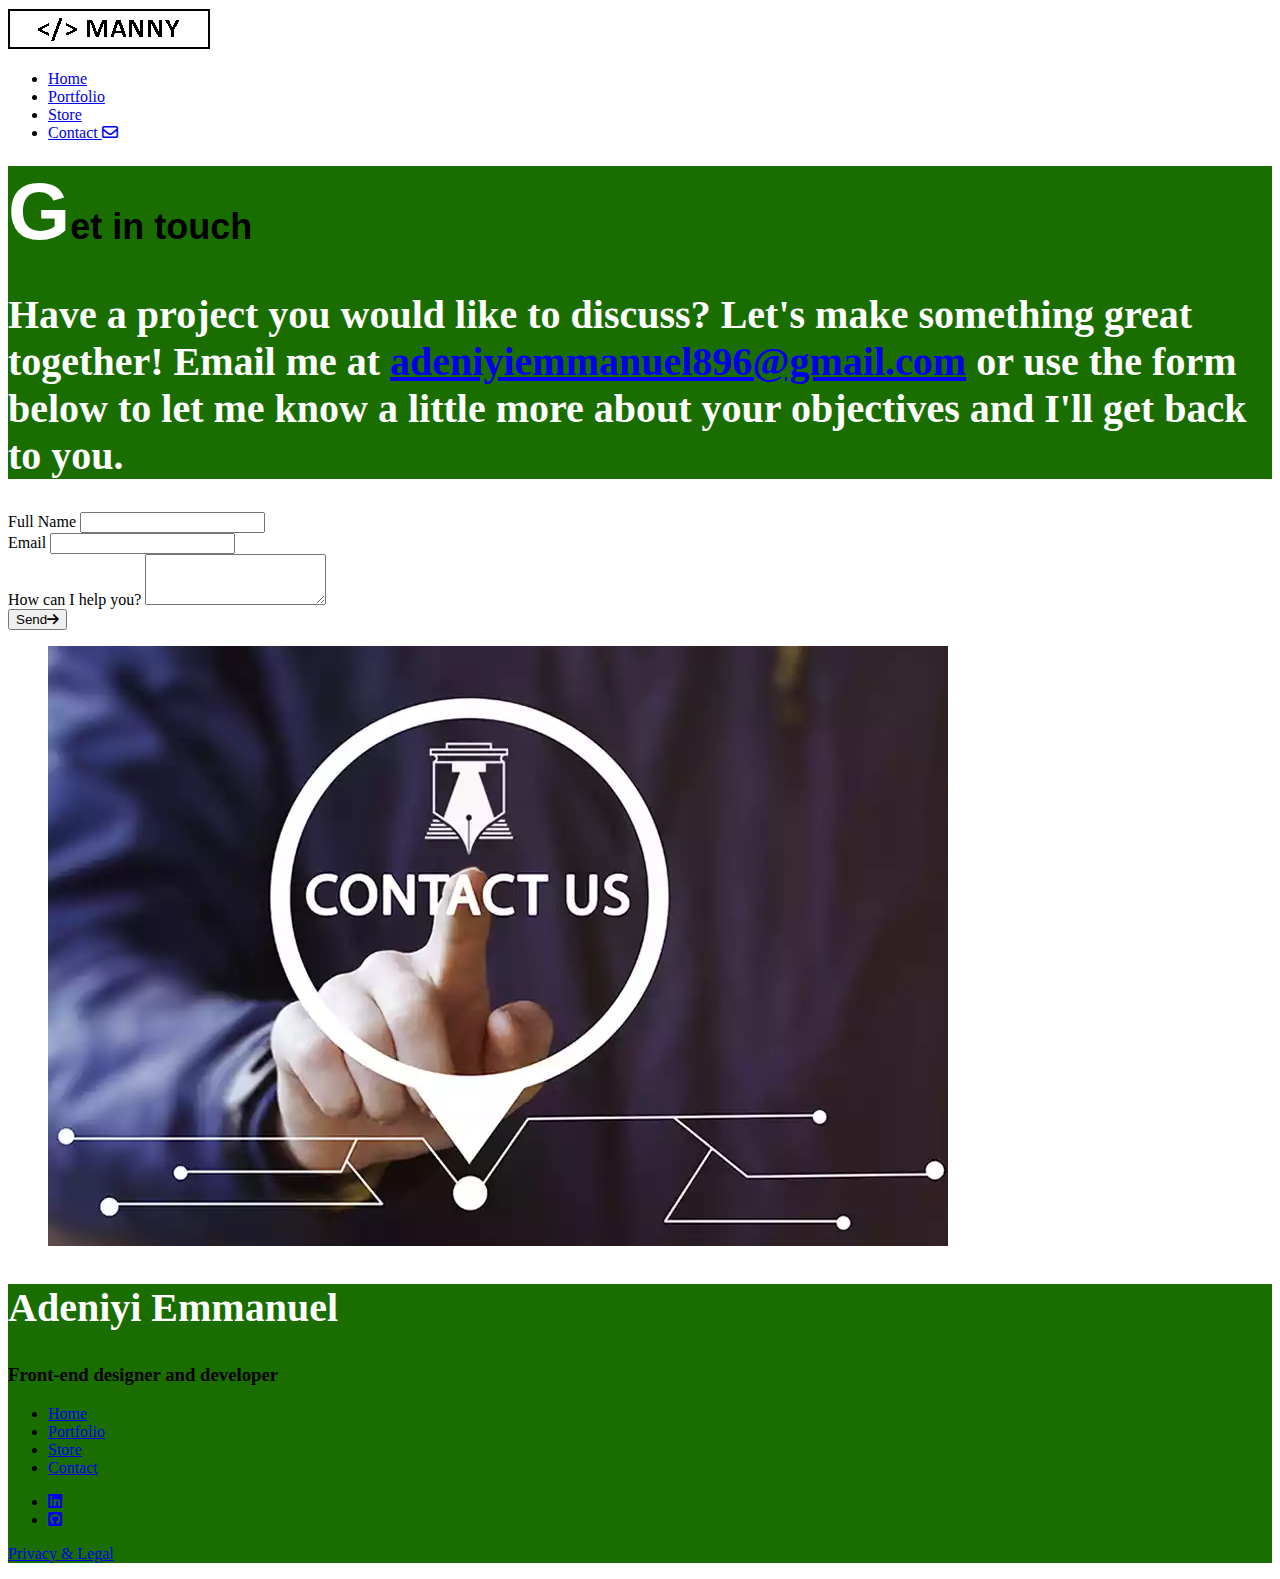
<file: contact/index.html>
<!DOCTYPE html>
<html lang="en">
<head>
    <meta charset="UTF-8">
    <meta http-equiv="X-UA-Compatible" content="IE=edge">
    <meta name="viewport" content="width=device-width, initial-scale=1.0">
    <title>Adeniyi Emmanuel 71739 | Get a web design quote</title>
    <meta name="description" content="Have a website project you would like to discuss? Let's make something great together.">

	<!-- Preload large image -->

	<!-- Stylesheets -->
    <link rel="stylesheet" href="https://lunevedy.com/assets/2.0/css/lunevedy.min.css" />
    <link rel="stylesheet" href="../assets/css/custom.css" />

	<!-- Google Fonts -->

    <!-- Font Awesome 6 icons. Delete if not using. -->
    <link rel="stylesheet" href="https://cdnjs.cloudflare.com/ajax/libs/font-awesome/6.0.0/css/all.min.css" integrity="sha512-9usAa10IRO0HhonpyAIVpjrylPvoDwiPUiKdWk5t3PyolY1cOd4DSE0Ga+ri4AuTroPR5aQvXU9xC6qOPnzFeg==" crossorigin="anonymous" referrerpolicy="no-referrer" />


</head>


<body>

    <!-- menu and 'hero block' header -->
    <nav class="theme-dark"><div class="container-menu">
        <a href="../index.html" class="brand">
            <img src="../assets/img/mannyweblogo.png" alt="Sample website logo"></a>
        
        <div class="container-menu-links">
        
        <div class="nav-toggle" id="nav-toggle-btn"><div class="bar-1"></div><div class="bar-2"></div><div class="bar-3"></div></div>
            <ul class="links-wrapper">
                <li><a href="../index.html">Home</a></li>
                <li><a href="../portfolio/index.html">Portfolio</a></li>
                <li><a href="../store/index.html">Store</a></li>
                <li><a class="btn btn-solid btn-soft" id="btn-cta" href="#"><span>Contact</span> <i class="fa-regular fa-envelope"></i></a></li>
            </ul>
            </div>
        </div>
    </nav>
    
    <header class="theme-dark text-center-mobile">
        <div class="container-text w-1140px">
            <h1>Get in touch</h1>
            <h2>Have a project you would like to discuss? Let's make something great together! Email me at <a href="mailto:adeniyiemmanuel896@gmail.com?subject=Mail from my Personal Website">adeniyiemmanuel896@gmail.com</a> or use the form below to let me know a little more about your objectives and I'll get back to you.</h2>
        </div>
        
    </header><!-- header ends here -->
        
        
    <!-- main content with sections -->
    <main>

	<!-- section starts here -->

    <section class="theme-dark section-selector-1 cols-2-half flex-row-reverse">

        <div class="col-2 col-text">

            <form id="email-form" name="email-form" charset="utf-8" method="post" action="https://formspree.io/f/meoogyky">

                <div class="form-row">
                    <label for="full_name">Full Name</label>
                    <input type="text" name="full_name" id="full_name" required="">
                </div>

                <div class="form-row">
                    <label for="email_address">Email</label>
                    <input data-validate="email" aria-required="true" type="email" name="email_address" id="email_address" required>
                </div>

                <div class="form-row">
                    <label for="form_message">How can I help you?</label>
                    <textarea aria-required="true" rows="3" name="form_message" id="form_message" required=""></textarea>
                </div>

                <div class="form-footer">
                    <button id="btn-submit" class="btn-solid" type="submit" data-validate="submit" aria-label="Send message"><span>Send</span><i class="fas fa-arrow-right"></i></button>
                </div>
            </form>

        </div>


        <div class="col-2 col-visual">
				<figure>
					<img src="assets/img/contactadmission.webp" alt="Placeholder image">
				</figure>
            
        </div>

    </section>


	<!-- section ends here -->


   
    </main>

    <!-- footer -->
 
	<footer class="theme-dark text-center-desktop text-center-mobile">

		<h2>Adeniyi Emmanuel</h2>

		<h3>Front-end designer and developer</h3>

		<ul class="footer-links">
			<li><a href="../index.html">Home</a></li>
			<li><a href="../portfolio/index.html">Portfolio</a></li>
			<li><a href="../store/index.html">Store</a></li>
            <li><a href="#">Contact</a></li>
		</ul>

		<ul class="footer-icons">
			<li><a href="#" target="_blank"><i class="fab fa-linkedin"></i></a></li>
			<li><a href="https://github.com/workwithmanny" target="_blank"><i class="fab fa-github-square"></i></a></li>
		</ul>

		<p class="privacy"><a href="../privacy.html">Privacy &amp; Legal</a></p>

	</footer>

    <script src="https://lunevedy.com/assets/js/lunevedy.js"></script>

</body>
</html>
</file>
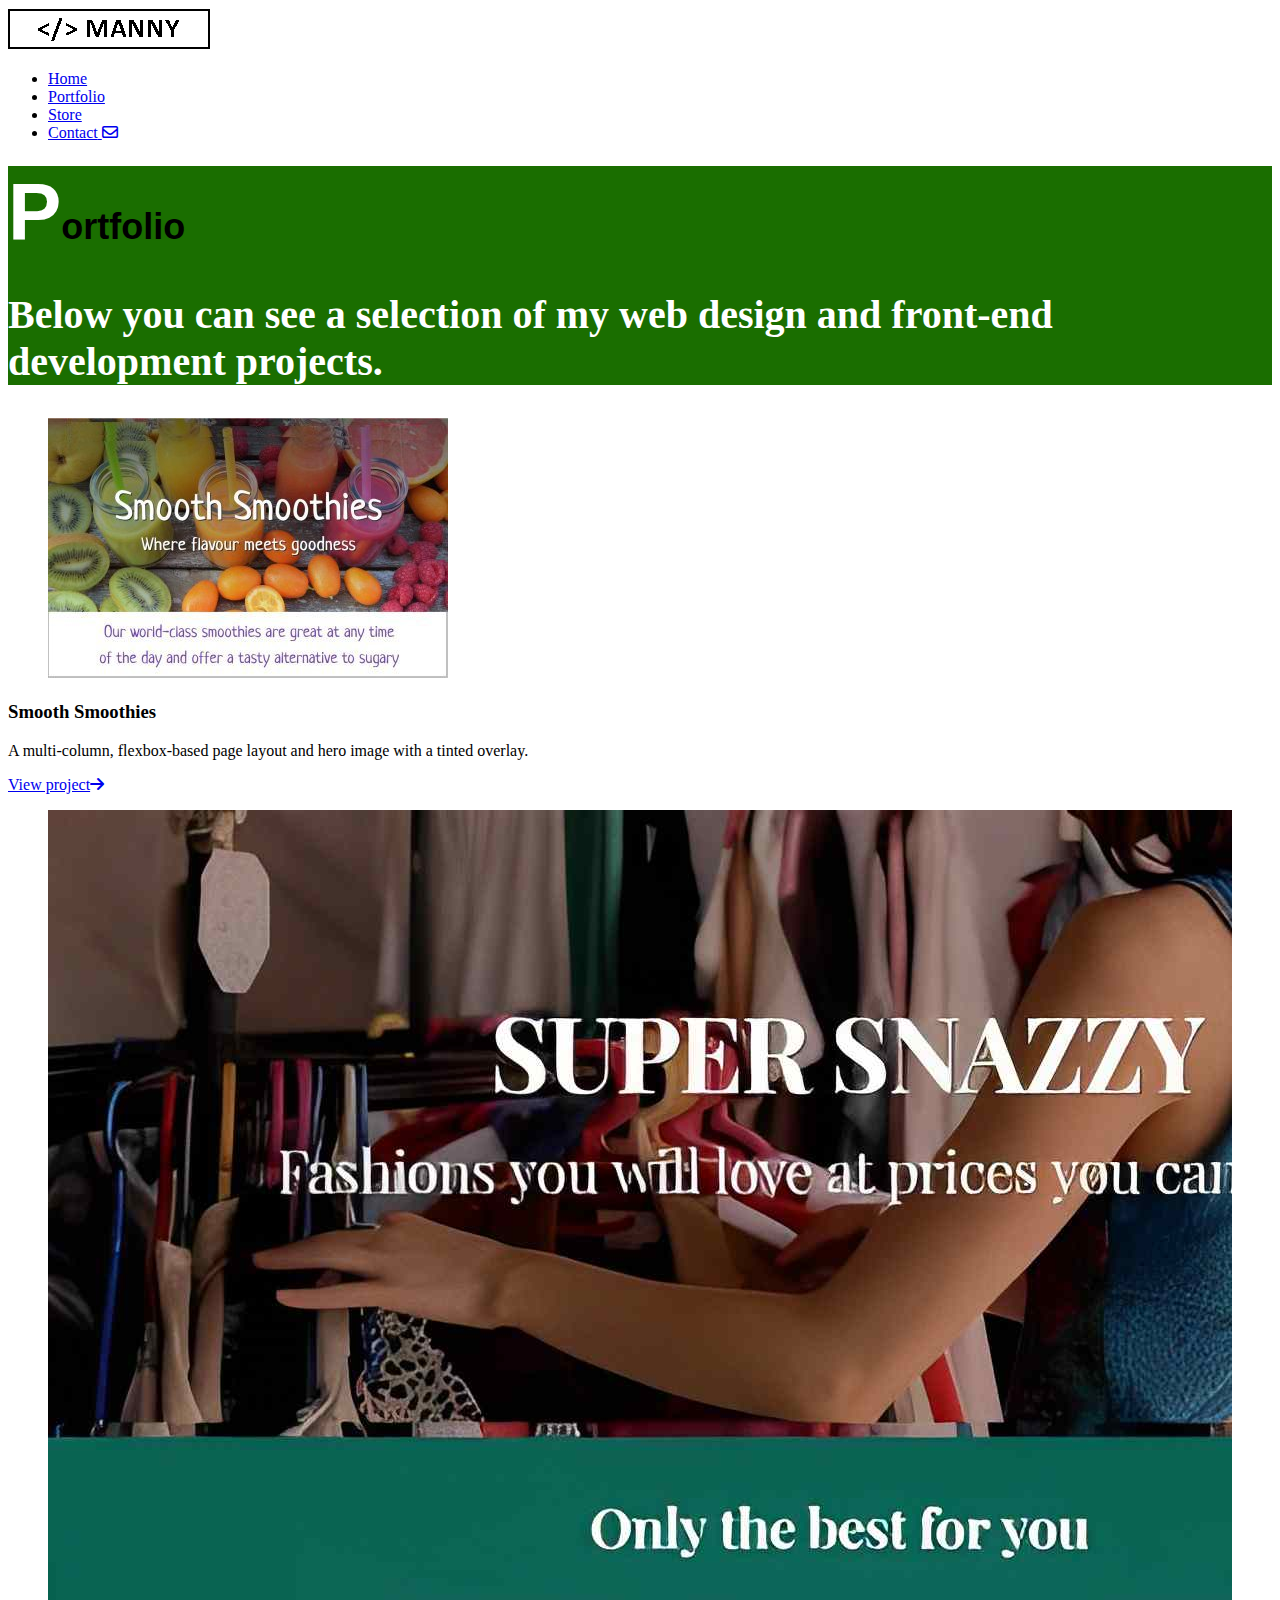
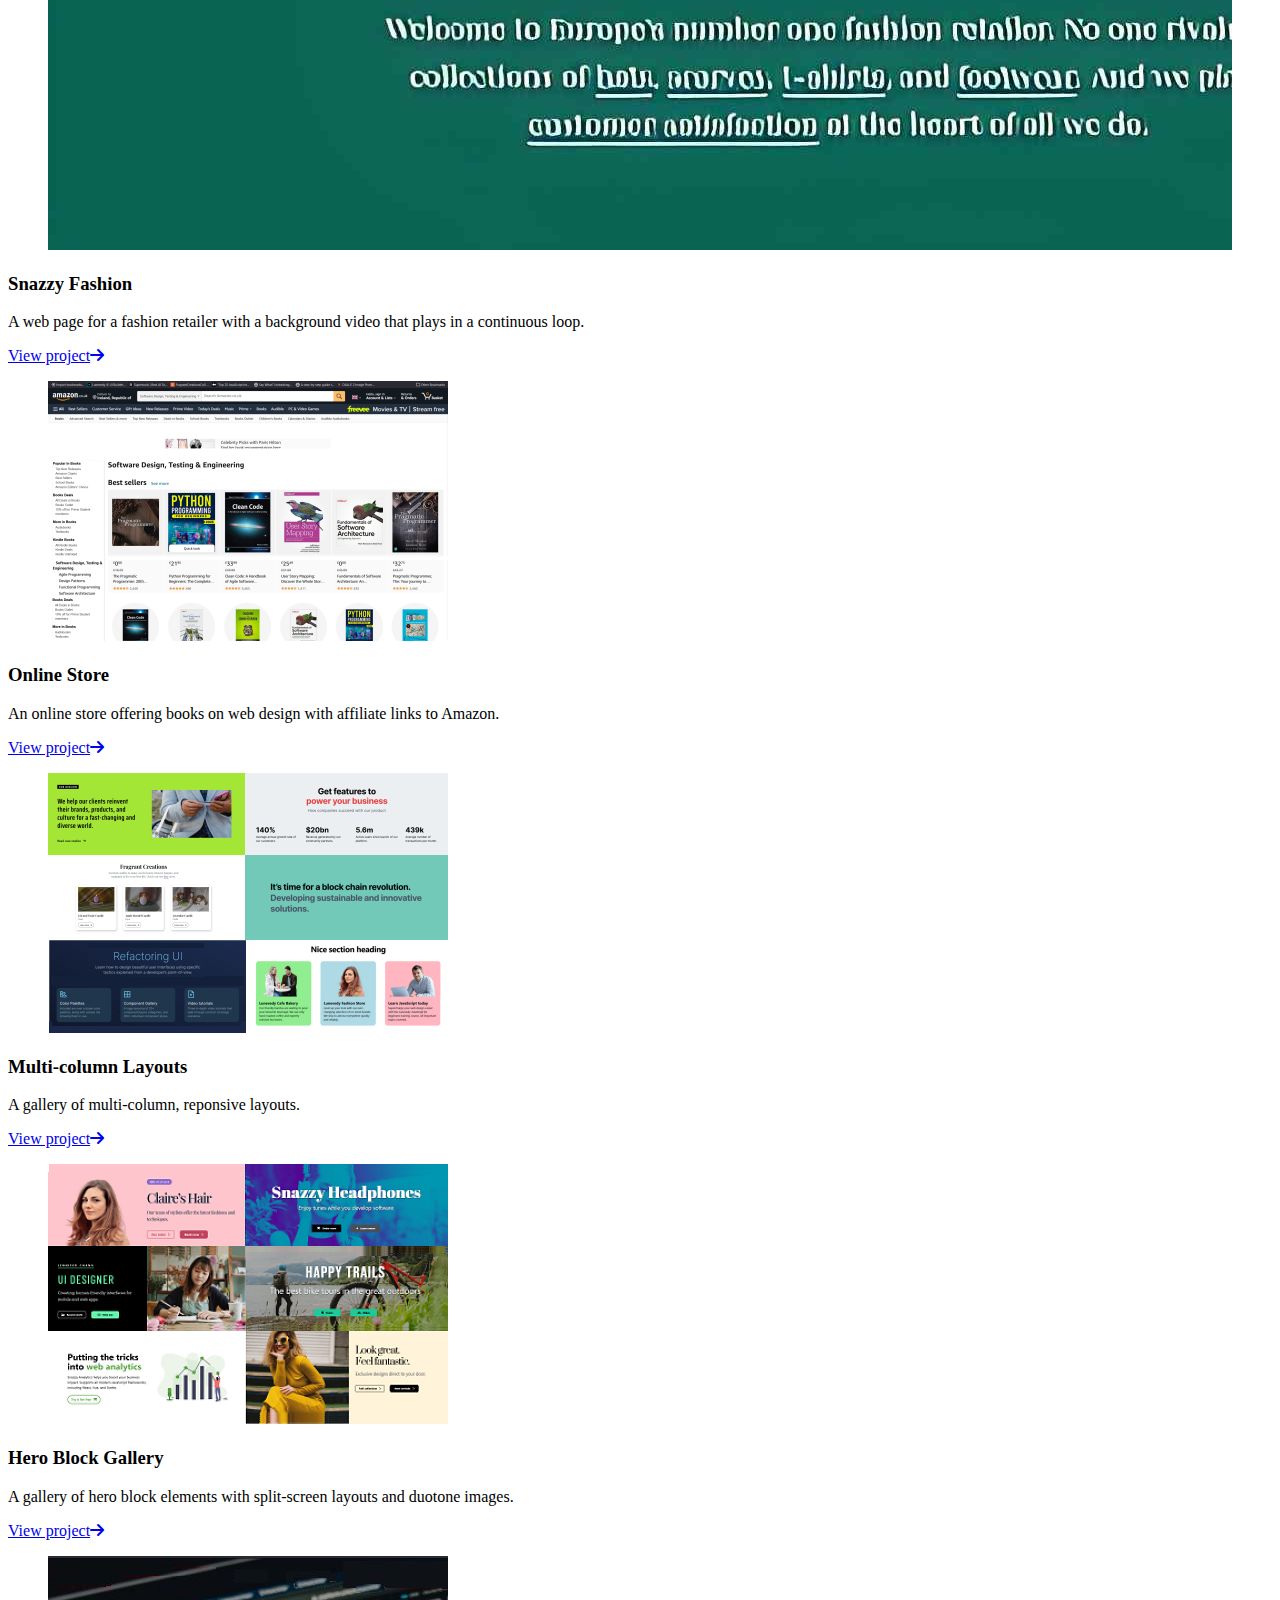
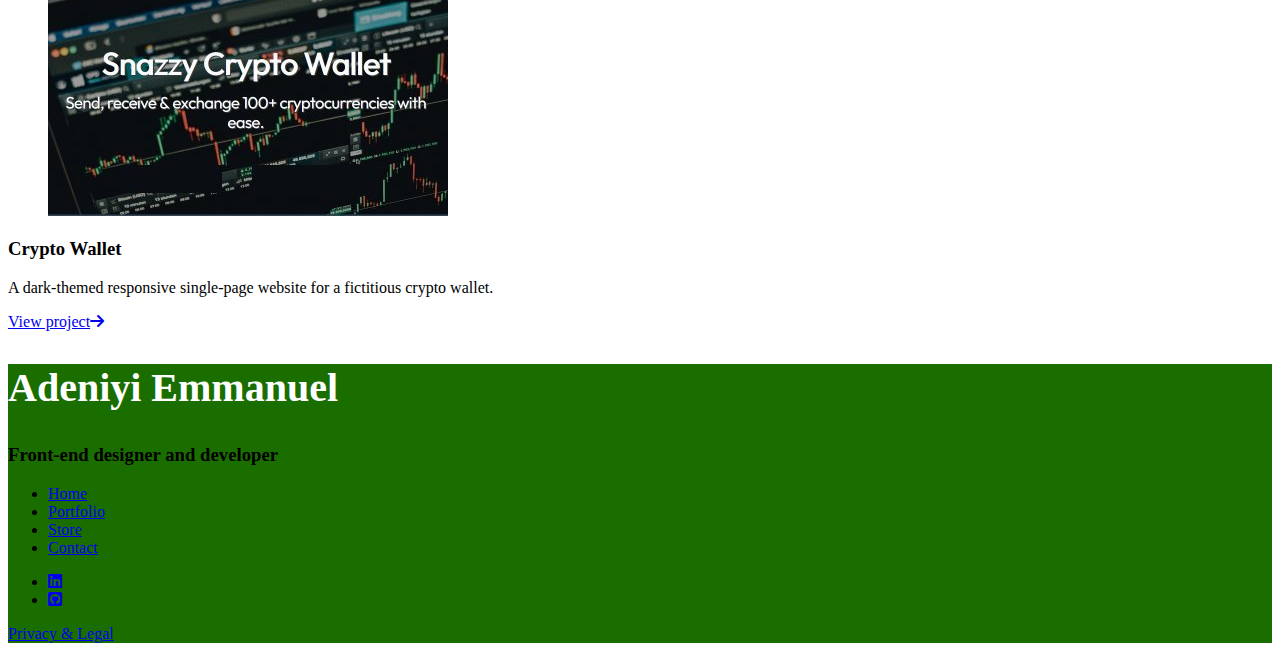
<file: portfolio/index.html>
<!DOCTYPE html>
<html lang="en">
<head>
    <meta charset="UTF-8">
    <meta http-equiv="X-UA-Compatible" content="IE=edge">
    <meta name="viewport" content="width=device-width, initial-scale=1.0">
    <title>Adeniyi Emmanuel 71739| Web Design and Development Portfolio</title>
    <meta name="description" content="Elevate Your Style Game.">
    <link rel="apple-touch-icon" sizes="180x180" href="../assets/img/apple-touch-icon.png">
    <link rel="icon" type="image/png" sizes="32x32" href="../assets/img/favicon-32x32.png">
    <link rel="icon" type="image/png" sizes="16x16" href="../assets/img/favicon-16x16.png">
    <link rel="manifest" href="../assets/img/site.webmanifest">
	<!-- Preload large image -->
	<!-- Preload large image -->

	<!-- Stylesheets -->
    <link rel="stylesheet" href="https://lunevedy.com/assets/2.0/css/lunevedy.min.css" />
    <link rel="stylesheet" href="../assets/css/custom.css" />

	<!-- Google Fonts -->
    <link rel="preconnect" href="https://fonts.googleapis.com">
    <link rel="preconnect" href="https://fonts.gstatic.com" crossorigin>
    <link href="https://fonts.googleapis.com/css2?family=Neucha&display=swap" rel="stylesheet">
    <!-- Font Awesome 6 icons. Delete if not using. -->
    <link rel="stylesheet" href="https://cdnjs.cloudflare.com/ajax/libs/font-awesome/6.0.0/css/all.min.css" integrity="sha512-9usAa10IRO0HhonpyAIVpjrylPvoDwiPUiKdWk5t3PyolY1cOd4DSE0Ga+ri4AuTroPR5aQvXU9xC6qOPnzFeg==" crossorigin="anonymous" referrerpolicy="no-referrer" />

</head>


<body>

    <!-- menu and 'hero block' header -->
    <nav class="theme-dark"><div class="container-menu">
        <a href="../index.html" class="brand">
            <img src="../assets/img/mannyweblogo.png" alt="website logo"></a>
        
        <div class="container-menu-links">
        
        <div class="nav-toggle" id="nav-toggle-btn"><div class="bar-1"></div><div class="bar-2"></div><div class="bar-3"></div></div>
            <ul class="links-wrapper">
                <li><a href="../index.html">Home</a></li>
                <li><a href="#">Portfolio</a></li>
                <li><a href="../store/index.html">Store</a></li>
                <li><a class="btn btn-solid btn-soft" id="btn-cta" href="../contact/index.html"><span>Contact</span> <i class="fa-regular fa-envelope"></i></a></li>
            </ul>
            </div>
        </div>
    </nav>
    
    <header class="theme-dark text-center-mobile">
        <div class="container-text w-1140px">
            <h1>Portfolio</h1>
            <h2>Below you can see a selection of my web design and front-end development projects.</h2>
        </div>
        
    </header><!-- header ends here -->
        
        
    <!-- main content with sections -->
    <main>

	<!-- section starts here -->
	<section class="theme-dark section-selector-1 w-1356px">

		<!-- Begin three-column flexbox grid -->
		<div class="flex-cols-3">

			<div class="col-3">
				<figure class="photos-zoom photos-brightness" style="overflow: hidden;">
					<a href="smoothies/index.html"><img src="../assets/img/project-smoothie.jpg" alt="Placeholder image"></a>
				</figure>
				<h3>Smooth Smoothies</h3>
				<p>A multi-column, flexbox-based page layout and hero image with a tinted overlay.</p>
				<a href="smoothies/index.html" class="btn btn-solid btn-soft"><span>View project</span><i class="fas fa-arrow-right"></i></a>
			</div>

			<div class="col-3">
				<figure class="photos-zoom photos-brightness" style="overflow: hidden;">
					<a href="fashion/index.html"><img src="../assets/img/project-fashion.jpg" alt="Placeholder image"></a>
				</figure>
				<h3>Snazzy Fashion</h3>
				<p>A web page for a fashion retailer with a background video that plays in a continuous loop.</p>
				<a href="fashion/index.html" class="btn btn-solid btn-soft"><span>View project</span><i class="fas fa-arrow-right"></i></a>
			</div>

			<div class="col-3">
				<figure class="photos-zoom photos-brightness" style="overflow: hidden;">
					<a href="../store/index.html"><img src="../assets/img/store.png" alt="Placeholder image"></a>
				</figure>
				<h3>Online Store</h3>
				<p>An online store offering books on web design with affiliate links to Amazon.</p>
				<a href="../store/index.html" class="btn btn-solid btn-soft"><span>View project</span><i class="fas fa-arrow-right"></i></a>
			</div>

            <div class="col-3">
				<figure class="photos-zoom photos-brightness" style="overflow: hidden;">
					<a href="project-multi-column/index.html"><img src="../assets/img/project-multi-col.png" alt="Placeholder image"></a>
				</figure>
				<h3>Multi-column Layouts</h3>
				<p>A gallery of multi-column, reponsive layouts.</p>
				<a href="project-multi-column/index.html" class="btn btn-solid btn-soft"><span>View project</span><i class="fas fa-arrow-right"></i></a>
			</div>

			<div class="col-3">
				<figure class="photos-zoom photos-brightness" style="overflow: hidden;">
					<a href="project-hero/index-1.html"><img src="../assets/img/project-hero.png" alt="Placeholder image"></a>
				</figure>
				<h3>Hero Block Gallery</h3>
				<p>A gallery of hero block elements with split-screen layouts and duotone images.</p>
				<a href="project-hero/index-1.html" class="btn btn-solid btn-soft"><span>View project</span><i class="fas fa-arrow-right"></i></a>
			</div>

			<div class="col-3">
				<figure class="photos-zoom photos-brightness" style="overflow: hidden;">
					<a href="crypto wallet/index.html"><img src="../assets/img/project-crypto-wallet.jpg" alt="Placeholder image"></a>
				</figure>
				<h3>Crypto Wallet</h3>
				<p> A dark-themed responsive single-page website for a fictitious crypto wallet.</p>
				<a href="crypto wallet/index.html" class="btn btn-solid btn-soft"><span>View project</span><i class="fas fa-arrow-right"></i></a>
			</div>

		</div> <!-- End three-column flexbox grid -->
	</section><!-- section ends here -->
   
   
    </main>

    <!-- footer -->
 
	<footer class="theme-dark text-center-desktop text-center-mobile">

		<h2>Adeniyi Emmanuel</h2>

		<h3>Front-end designer and developer</h3>

		<ul class="footer-links">
			<li><a href="../index.html">Home</a></li>
			<li><a href="#">Portfolio</a></li>
			<li><a href="../store/index.html">Store</a></li>
            <li><a href="../contact/index.html">Contact</a></li>
		</ul>

		<ul class="footer-icons">
			<li><a href="https://www.linkedin.com" target="_blank"><i class="fab fa-linkedin"></i></a></li>
			<li><a href="https://github.com/workwithmanny" target="_blank"><i class="fab fa-github-square"></i></a></li>
		</ul>

        	<p class="privacy"><a href="../privacy.html">Privacy &amp; Legal</a></p>


	</footer>

    <script src="https://lunevedy.com/assets/js/lunevedy.js"></script>

</body>
</html>
</file>
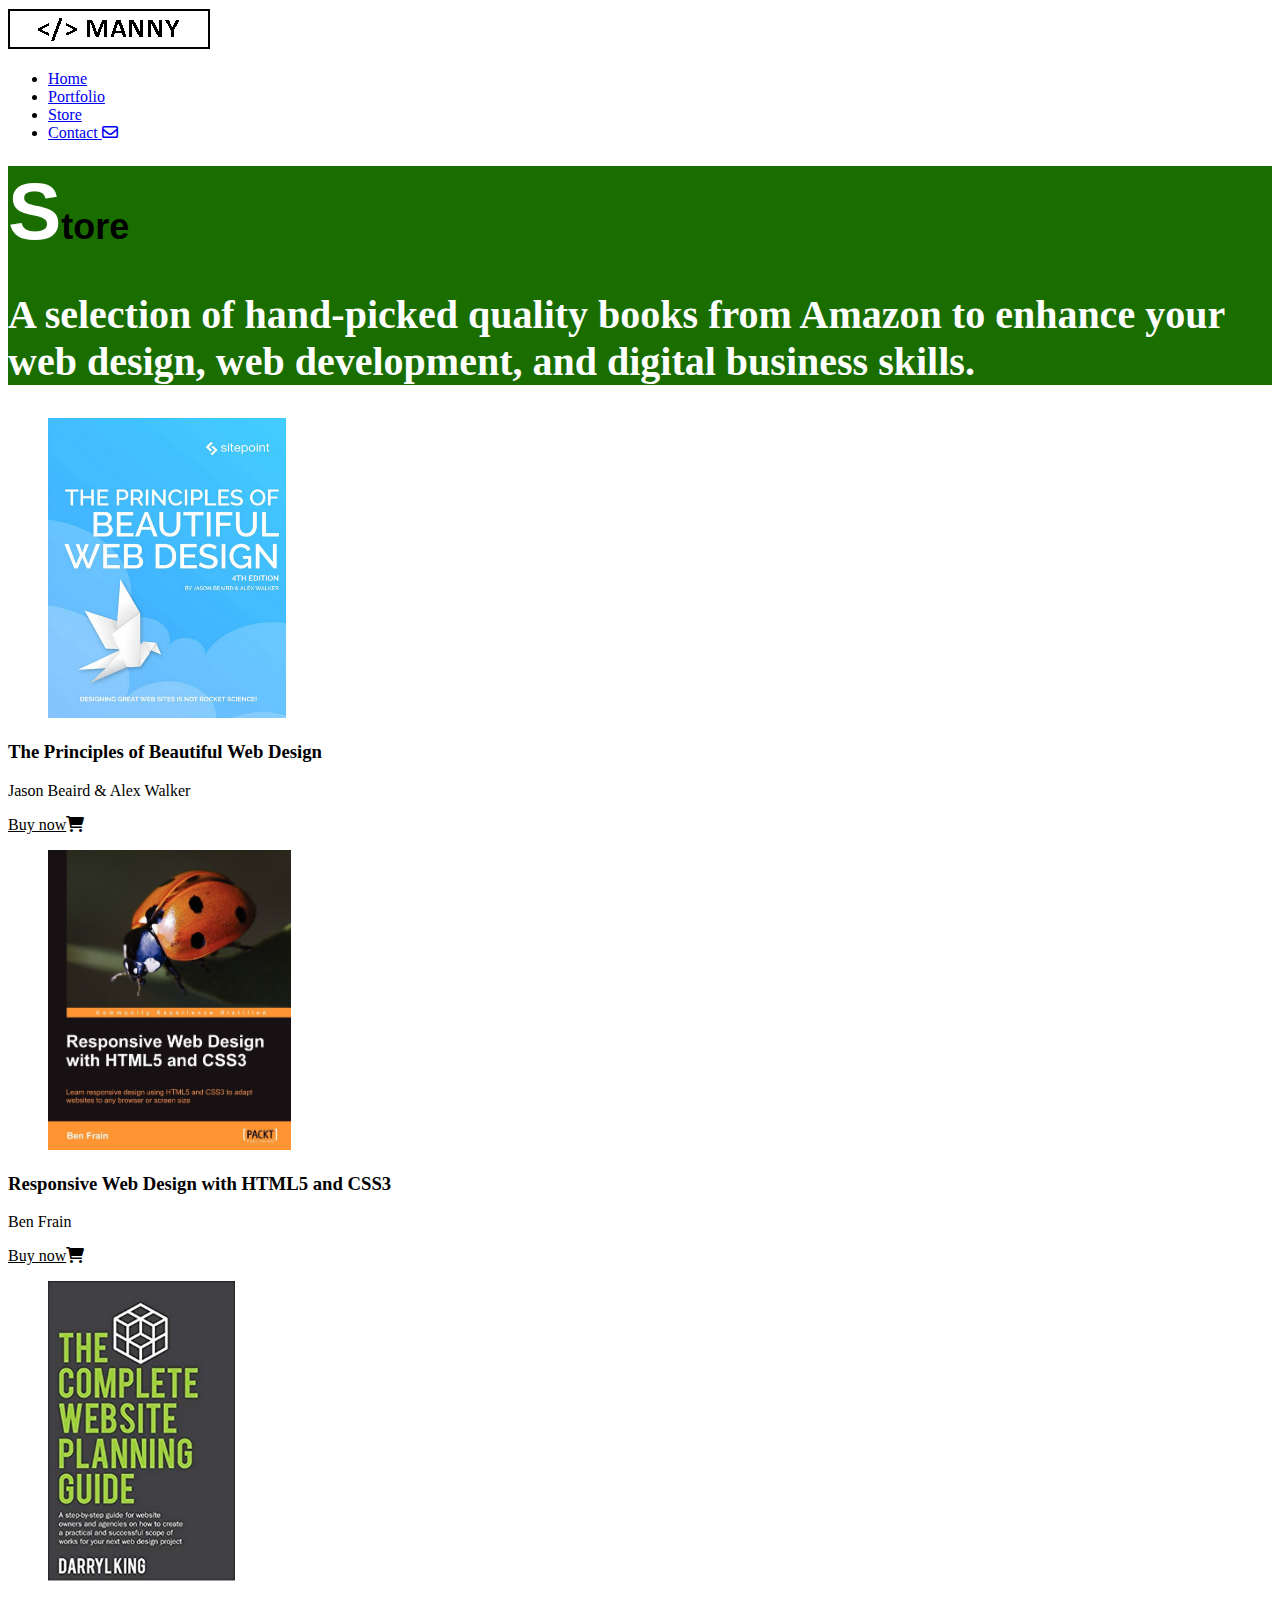
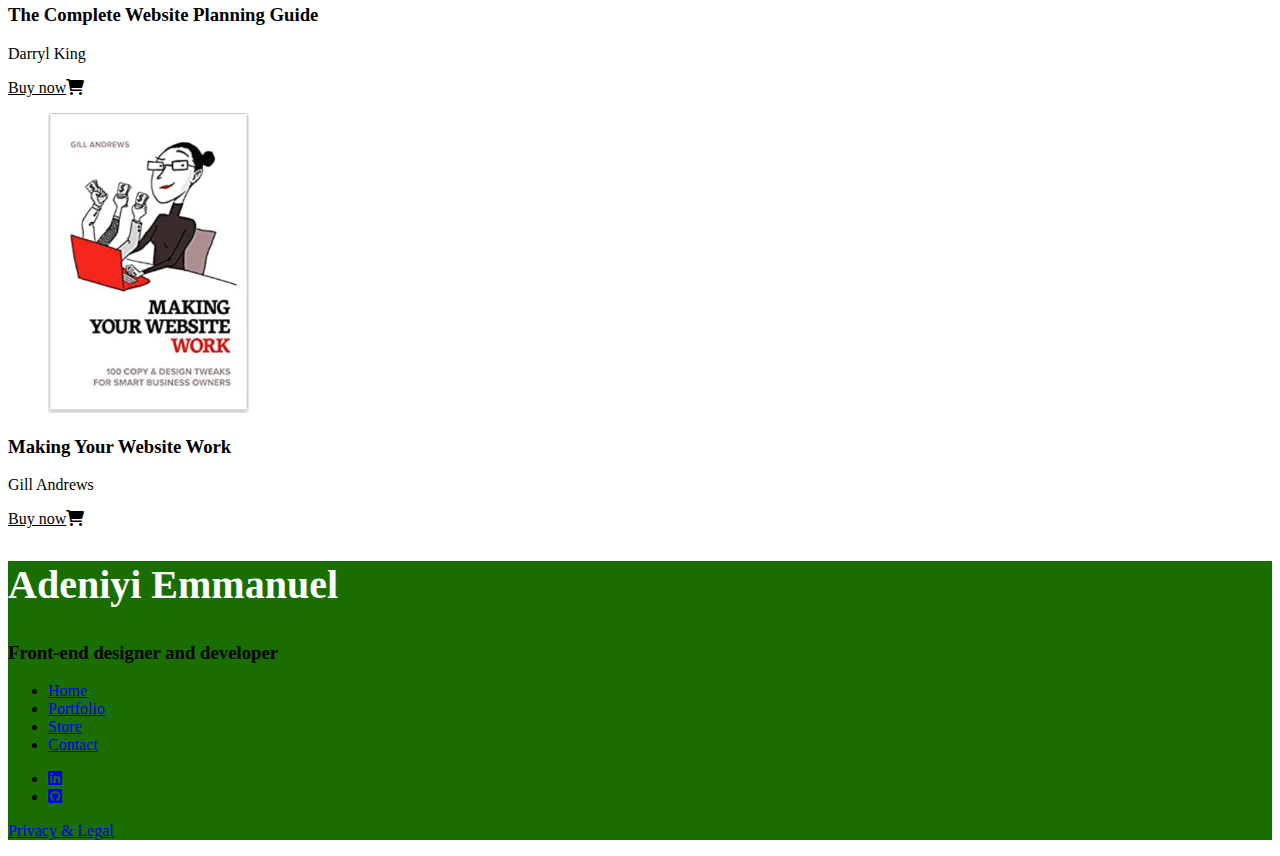
<file: store/index.html>
<!DOCTYPE html>
<html lang="en">
<head>
    <meta charset="UTF-8">
    <meta http-equiv="X-UA-Compatible" content="IE=edge">
    <meta name="viewport" content="width=device-width, initial-scale=1.0">



    <title>Adeniyi Emmanuel 71739</title>


    <meta name="description" content="A selection of hand-picked quality books from Amazon to enhance your web design, web development, and digital business skills.">
    <link rel="apple-touch-icon" sizes="180x180" href="../assets/img/img/apple-touch-icon.png">
    <link rel="icon" type="image/png" sizes="32x32" href="../assets/img/favicon-32x32.png">
    <link rel="icon" type="image/png" sizes="16x16" href="../assets/img/favicon-16x16.png">
    <link rel="manifest" href="../assets/img/site.webmanifest">



	<!-- Stylesheets -->
    <link rel="stylesheet" href="https://lunevedy.com/assets/2.0/css/lunevedy.min.css" />
    <link rel="stylesheet" href="../assets/css/custom.css" />

	<!-- Google Fonts -->
    <link rel="preconnect" href="https://fonts.googleapis.com">
    <link rel="preconnect" href="https://fonts.gstatic.com" crossorigin>
    <link href="https://fonts.googleapis.com/css2?family=Neucha&display=swap" rel="stylesheet">
    <!-- Font Awesome 6 icons for buttons -->
    <link rel="stylesheet" href="https://cdnjs.cloudflare.com/ajax/libs/font-awesome/6.0.0/css/all.min.css" integrity="sha512-9usAa10IRO0HhonpyAIVpjrylPvoDwiPUiKdWk5t3PyolY1cOd4DSE0Ga+ri4AuTroPR5aQvXU9xC6qOPnzFeg==" crossorigin="anonymous" referrerpolicy="no-referrer" />


	<style>
		/* sets a fixed height on the book images */
		.col-4 img { max-height: 300px; width: auto }

		/* sets a specal fixed height for tablet screens */
		@media(min-width:786px) and (max-width: 1024px) {
			.col-4 img { max-height: 200px; width: auto }
		}
		
		/* Amazon-style buttons */
		.section-selector-1 a.btn:link,
		.section-selector-1 a.btn:visited { background-color: var(--yellow-400) }

		.section-selector-1 a.btn:link,
		.section-selector-1 a.btn:visited { color: var(--blue-800) }

		.section-selector-1 a.btn:link,
		.section-selector-1 a.btn:visited { border-color: var(--yellow-400) }

		.section-selector-1 a.btn:focus,
		.section-selector-1 a.btn:hover,
		.section-selector-1 a.btn:active { background-color: var(--yellow-500) }

		.section-selector-1 a.btn:focus,
		.section-selector-1 a.btn:hover,
		.section-selector-1 a.btn:active { border-color: var(--yellow-500) }

	</style>

</head>


<body>

    <!-- navbar start here -->
    <nav class="theme-dark"><div class="container-menu">
        <a href="../index.html" class="brand">
            <img src="../store/assets/img/mannyweblogo.png" alt="website logo"></a>
        
        <div class="container-menu-links">
        
        <div class="nav-toggle" id="nav-toggle-btn"><div class="bar-1"></div><div class="bar-2"></div><div class="bar-3"></div></div>
            <ul class="links-wrapper">
                <li><a href="../index.html">Home</a></li>
                <li><a href="../portfolio/index.html">Portfolio</a></li>
                <li><a href="#">Store</a></li>
				<li><a class="btn btn-solid btn-soft" id="btn-cta" href="../contact/index.html"><span>Contact</span> <i class="fa-regular fa-envelope"></i></a></li>
                
            </ul>
            </div>
        </div>
    </nav>
    <!-- navbar ends here -->
    
	<!-- header starts here -->
    <header class="theme-dark text-center-mobile">
        <div class="container-text w-1140px">
            <h1>Store</h1>
            <h2>A selection of hand-picked quality books from Amazon to enhance your web design, web development, and digital business skills.</h2>
        </div>
    </header><!-- header ends here -->
        
        
    <!-- main content with sections -->
    <main>

	<!-- section starts here -->
    <section class="theme-dark section-selector-1 w-1356px">

		<!-- Begin four-column flexbox grid -->
		<div class="flex-cols-4 mobile-col-2">

			<div class="col-4">
				<figure>
					<a href="https://www.amazon.co.uk/dp/1925836363/ref=nosim?tag=msmith-1234"><img src="assets/img/beautiful-web-design.png"  alt="The Principles of Beautiful Web Design: Jason Beaird & Alex Walker"></a>
				</figure>
				<h3>The Principles of Beautiful Web Design</h3>
				<p>Jason Beaird &amp; Alex Walker</p>
				<a href="https://www.amazon.co.uk/dp/1925836363/ref=nosim?tag=msmith-1234" class="btn btn-solid btn-pill"><span>Buy now</span><i class="fas fa-shopping-cart"></i></a>
			</div>

			<div class="col-4">
				<figure>
					<a href="https://www.amazon.co.uk/dp/1849693188/ref=nosim?tag=msmith-1234"><img src="assets/img/responsive-web-design-frain.jpg" alt="Responsive Web Design with HTML5 and CSS3: Ben Frain"></a>
				</figure>
				<h3>Responsive Web Design with HTML5 and CSS3</h3>
				<p>Ben Frain</p>
				<a href="https://www.amazon.co.uk/dp/1849693188/ref=nosim?tag=msmith-1234" class="btn btn-solid btn-pill"><span>Buy now</span><i class="fas fa-shopping-cart"></i></a>
			</div>

			<div class="col-4">
				<figure>
					<a href="https://www.amazon.co.uk/dp/0648053709/ref=nosim?tag=msmith-1234"><img src="assets/img/complete-website-planning.png" alt="The Complete Website Planning Guide: Darryl King"></a>
				</figure>
				<h3>The Complete Website Planning Guide</h3>
				<p>Darryl King</p>
				<a href="https://www.amazon.co.uk/dp/0648053709/ref=nosim?tag=msmith-1234 "class="btn btn-solid btn-pill"><span>Buy now</span><i class="fas fa-shopping-cart"></i></a>
			</div>

			<div class="col-4">
				<figure>
					<a href="https://www.amazon.co.uk/dp/1706664680/ref=nosim?tag=msmith-1234"><img src="assets/img/making-your-website-work.png" alt="Making Your Website Work: Gill Andrews"></a>
				</figure>
				<h3>Making Your Website Work</h3>
				<p>Gill Andrews</p>
				<a href="https://www.amazon.co.uk/dp/1706664680/ref=nosim?tag=hadeedakram-21" class="btn btn-solid btn-pill"><span>Buy now</span><i class="fas fa-shopping-cart"></i></a>
			</div>

		</div>
		<!-- Ends four-column flexbox grid -->

	</section>
	<!-- section ends here -->
   
   
    </main>

    <!-- footer -->

	<footer class="theme-dark text-center-desktop text-center-mobile">

		<h2>Adeniyi Emmanuel</h2>

		<h3>Front-end designer and developer</h3>

		<ul class="footer-links">
			<li><a href="../index.html">Home</a></li>
			<li><a href="../portfolio/index.html">Portfolio</a></li>
			<li><a href="#">Store</a></li>
			<li><a href="../contact/index.html">Contact</a></li>
		</ul>

		<ul class="footer-icons">
			<li><a href="#" target="_blank"><i class="fab fa-linkedin"></i></a></li>
			<li><a href="https://github.com/workwithmanny" target="_blank"><i class="fab fa-github-square"></i></a></li>
		</ul>

		<p class="privacy"><a href="../privacy.html">Privacy &amp; Legal</a></p>

	</footer>

    <script src="https://lunevedy.com/assets/js/lunevedy.js"></script>

</body>
</html>
</file>
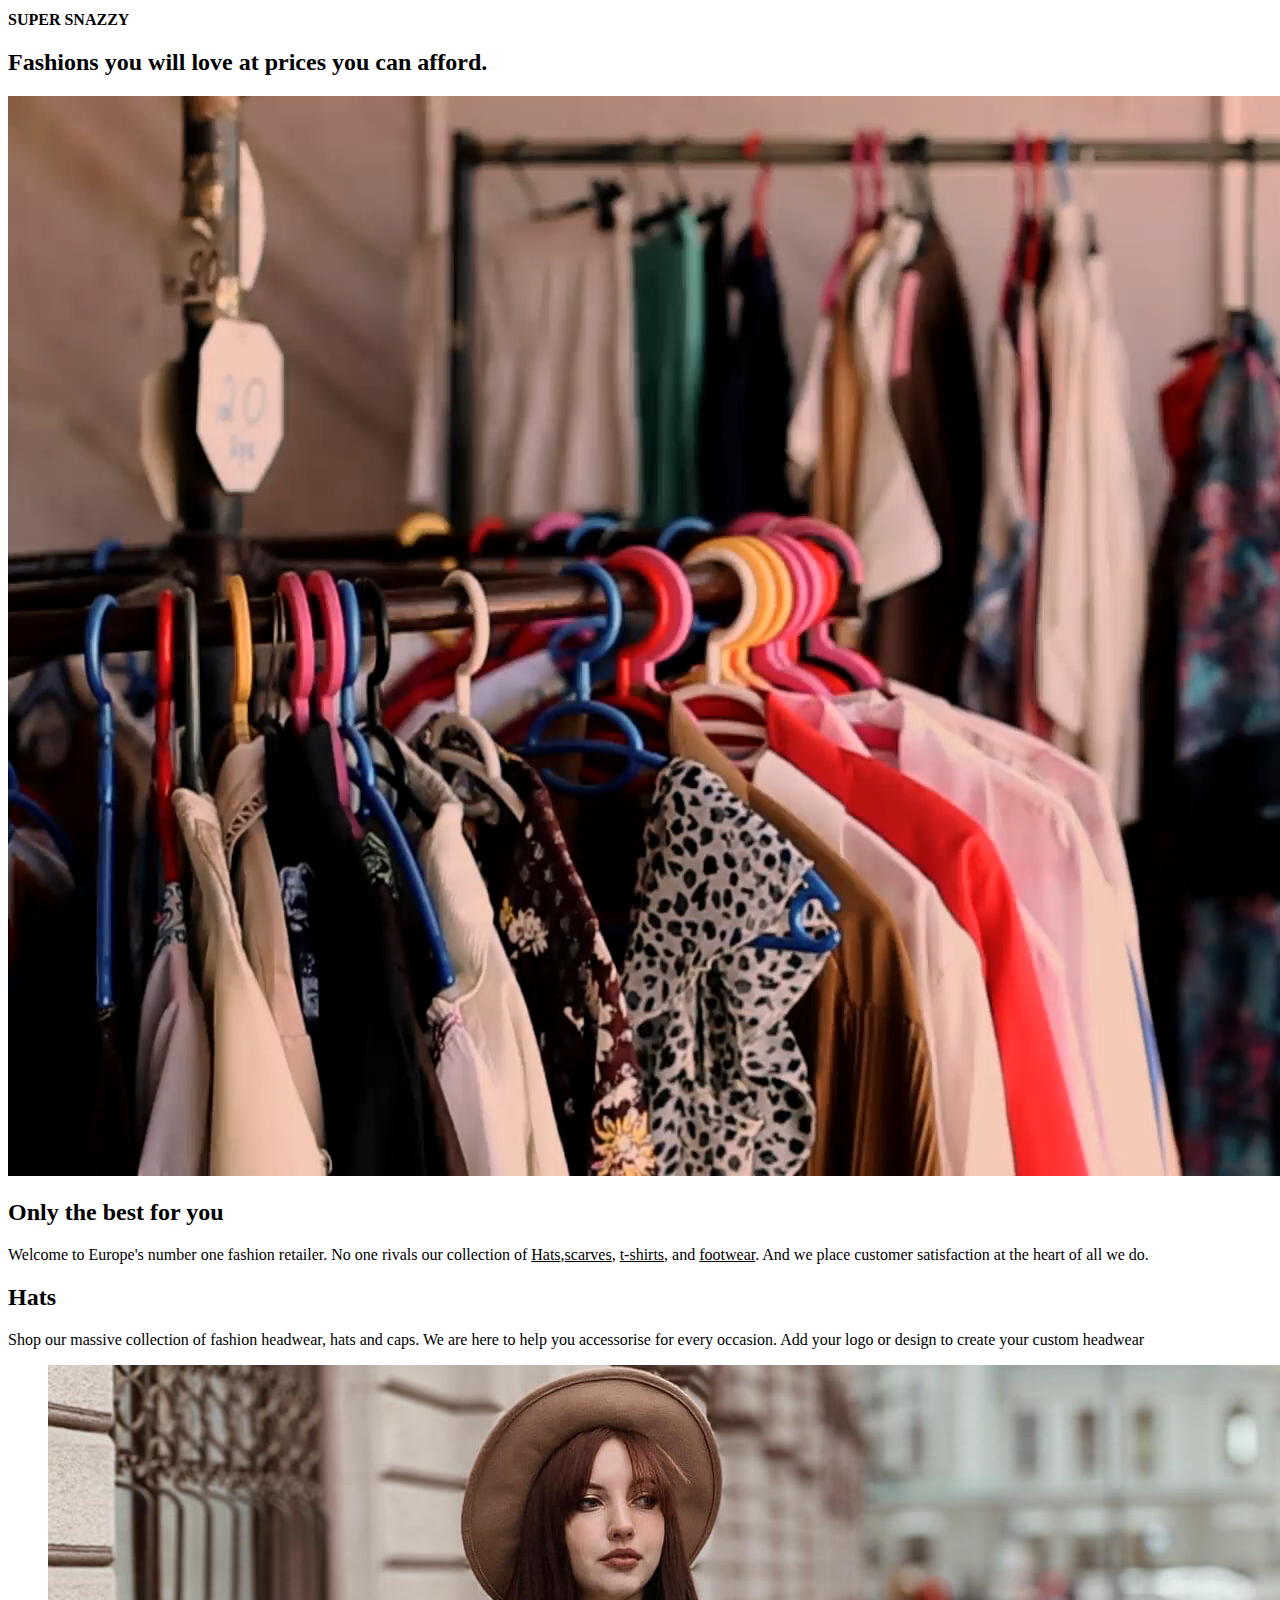
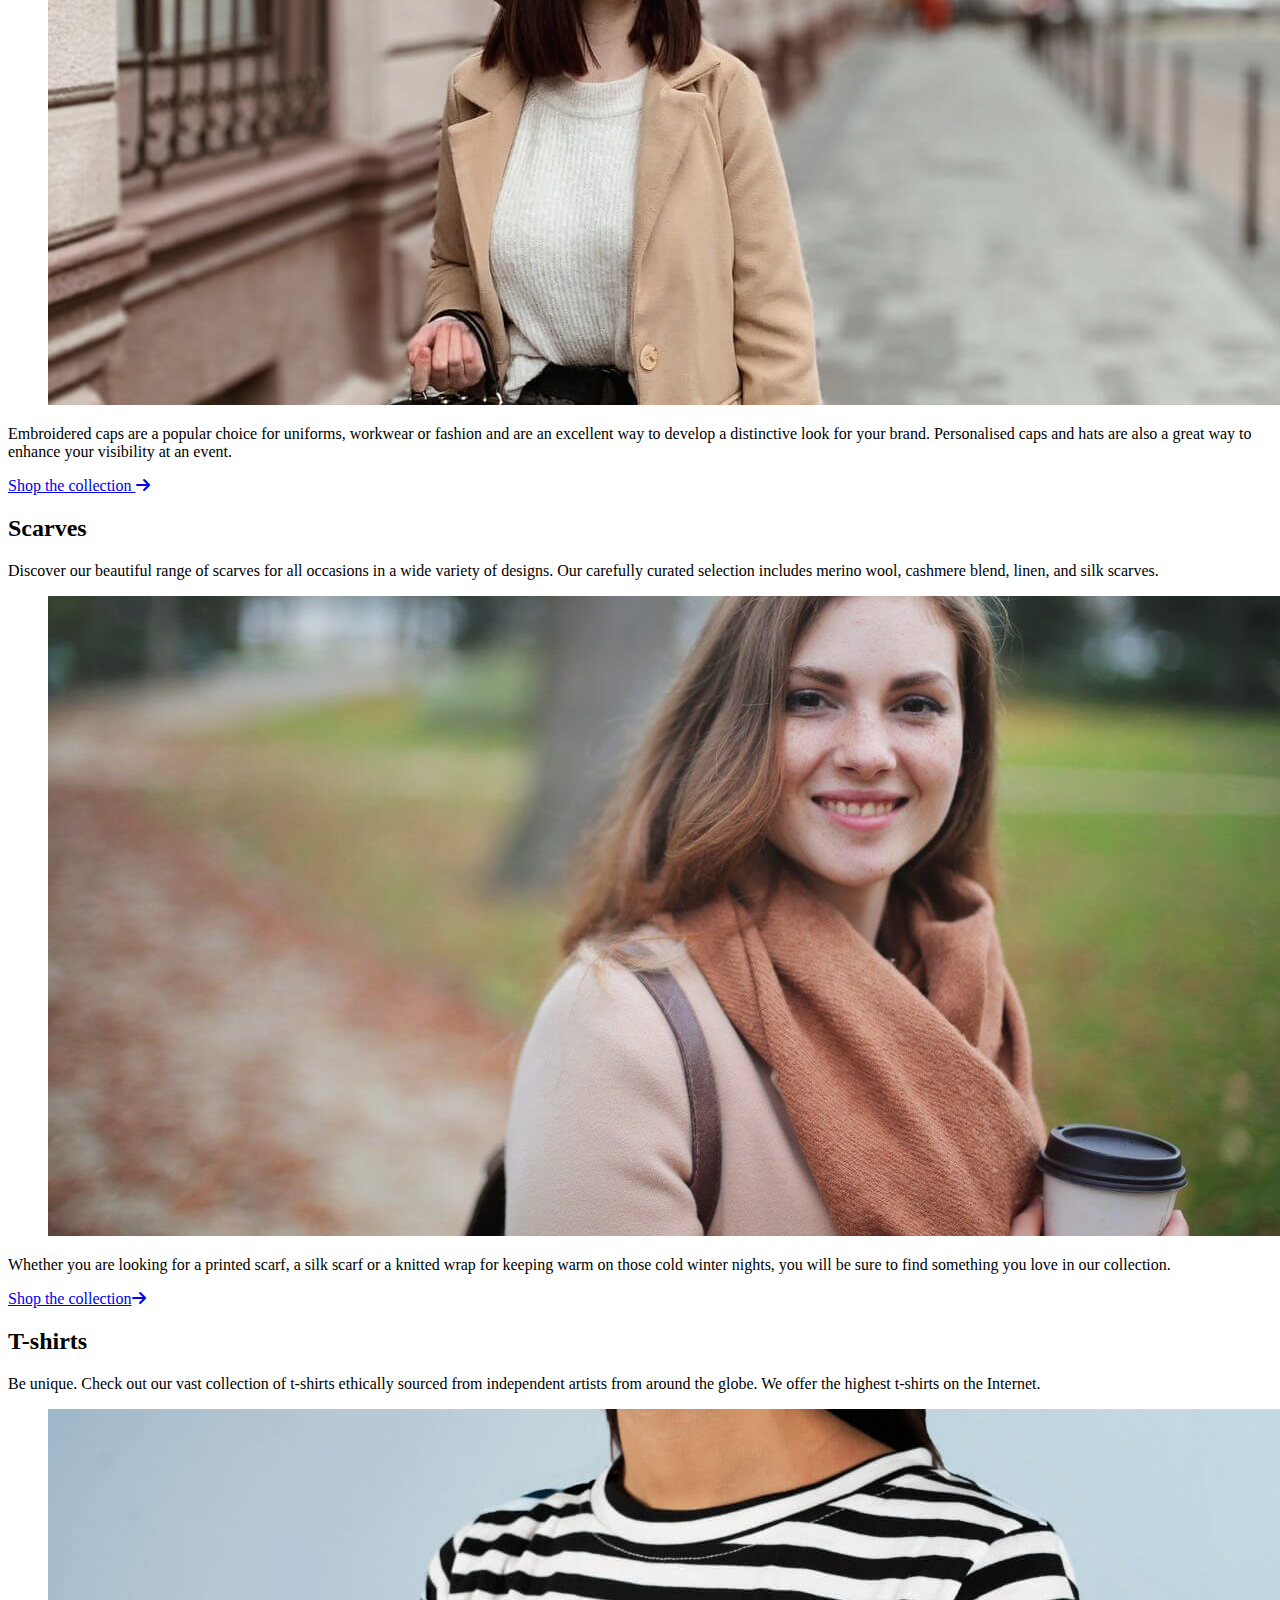
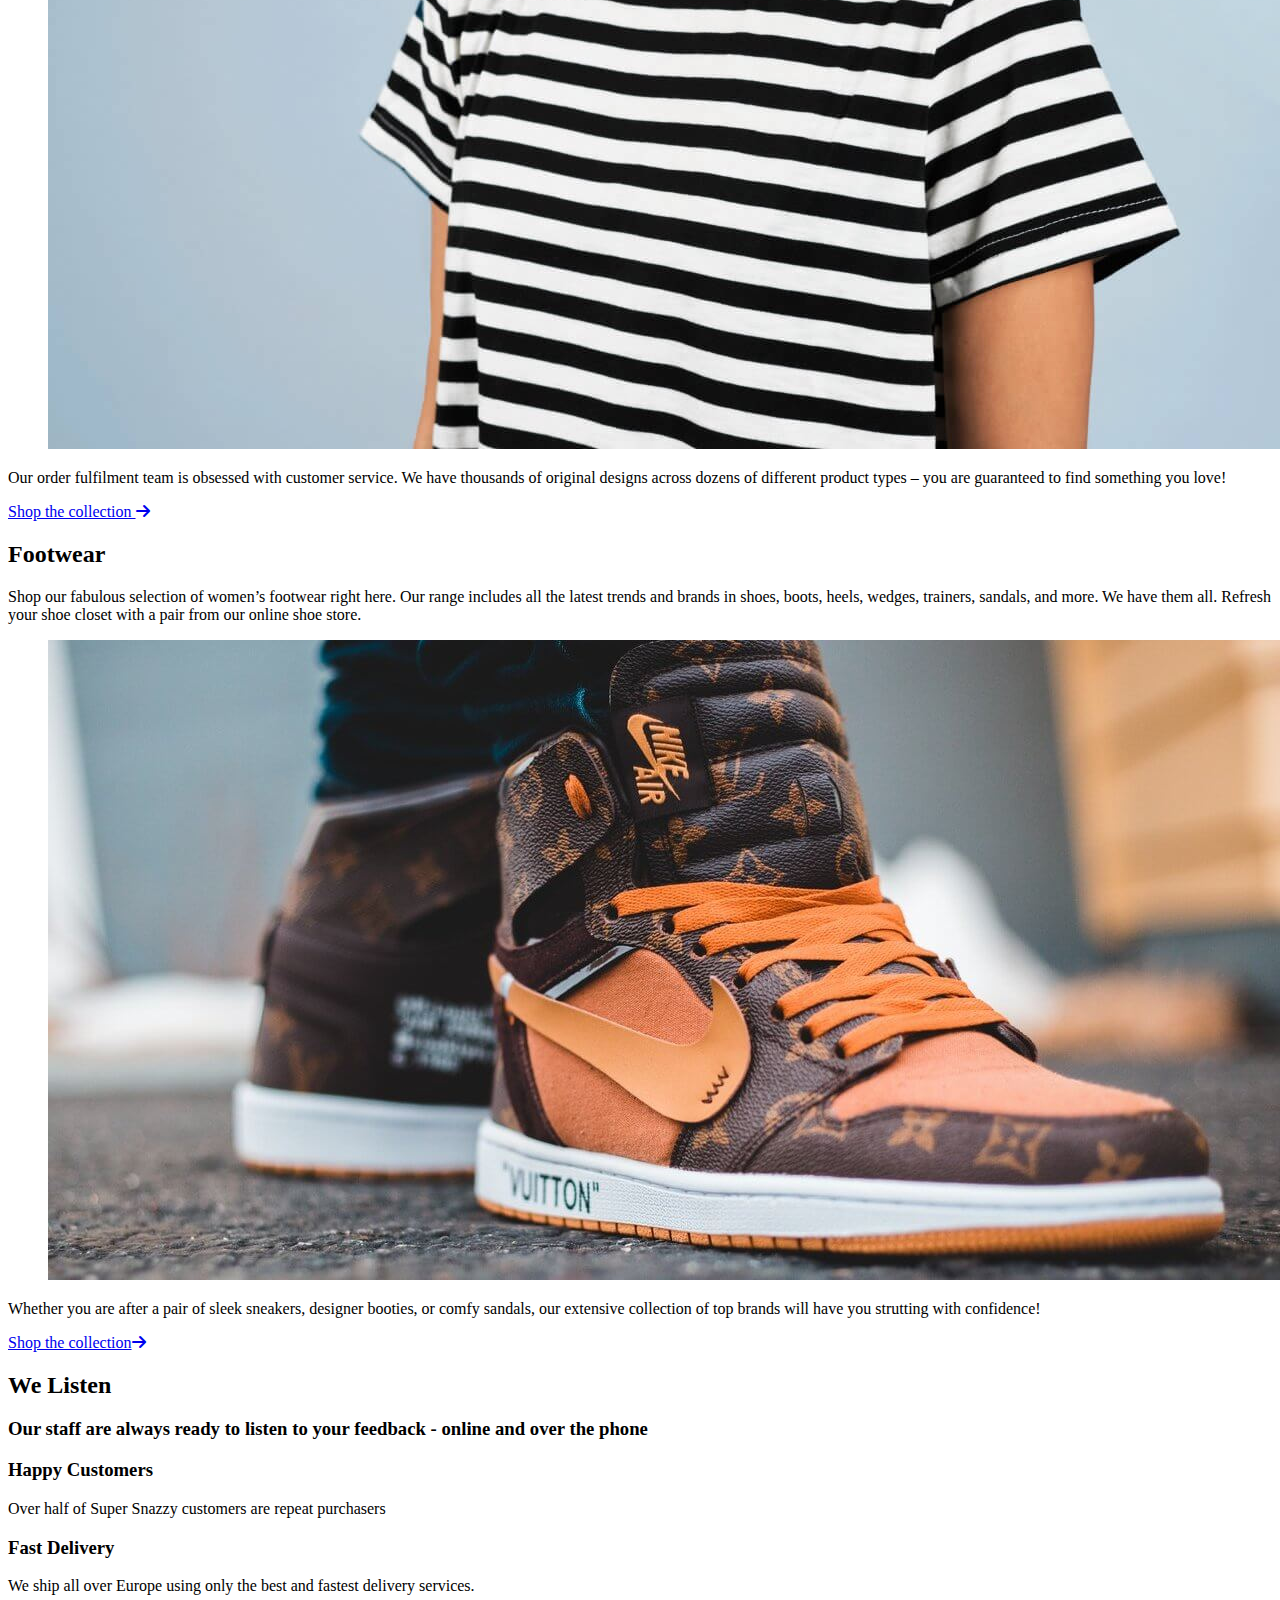
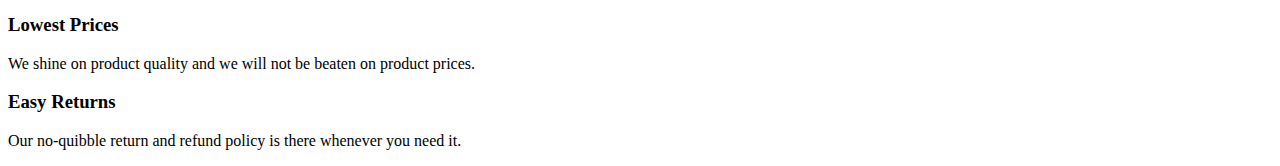
<file: portfolio/fashion/index.html>
<!DOCTYPE html>
<html lang="en">
<head>
    <meta charset="UTF-8">
    <meta http-equiv="X-UA-Compatible" content="IE=edge">
    <meta name="viewport" content="width=device-width, initial-scale=1.0">
    <title>Adeniyi Emmanuel 71739</title>
    <meta name="description" content="Sample web page description goes here.">

	<!-- Preload large image -->
    <link rel="preload" href="assets/videos/hero-still.jpg" as="image">
	<!-- Stylesheets -->
    <link rel="stylesheet" href="https://lunevedy.com/assets/2.0/css/lunevedy.min.css" />
    <link rel="stylesheet" href="assets/css/custom.css" />

	<!-- Google Fonts -->


    <!-- Font Awesome 6 icons. Delete if not using. -->
    <link rel="stylesheet" href="https://cdnjs.cloudflare.com/ajax/libs/font-awesome/6.0.0/css/all.min.css" integrity="sha512-9usAa10IRO0HhonpyAIVpjrylPvoDwiPUiKdWk5t3PyolY1cOd4DSE0Ga+ri4AuTroPR5aQvXU9xC6qOPnzFeg==" crossorigin="anonymous" referrerpolicy="no-referrer" />

    <!-- Line Awesome thin icons. Delete if not using. -->
    <link rel="stylesheet" href="https://maxst.icons8.com/vue-static/landings/line-awesome/line-awesome/1.3.0/css/line-awesome.min.css">
    <link rel="preconnect" href="https://fonts.googleapis.com">
    <link rel="preconnect" href="https://fonts.gstatic.com" crossorigin>
    <link href="https://fonts.googleapis.com/css2?family=Playfair+Display:ital,wght@0,400..900;1,400..900&display=swap" rel="stylesheet">

</head>


<body>

    <!-- menu and 'hero block' header -->

<!--header starts here -->
<header class="theme-dark hero-bg text-center-desktop text-center-mobile desktop-min-height-90vh">
    <div class="container-text">
    <h1 class="text-shadow">SUPER SNAZZY</h1>
    <h2 class="text-shadow">Fashions you will love at prices you can afford.</h2> </div>
    <div class="container-media">
    <video loop="" playsinline="" muted="" autoplay="" poster="assets/videos/hero-still.jpg" 
    class="background-video" disablepictureinpicture="" preload="auto"><source src="assets/videos/hero-video.mp4.crdownload" type="video/mp4"></video></div>
    <div class="container-overlay"></div>
    </header>

    <!-- main content with sections -->
    <main>

 

	<!-- section starts here -->

    <section class="section-selector-1 w-820px text-center-mobile text-center-desktop theme-dark">

        

        <h2>Only the best for you</h2>
        <p class="bigger-desktop bigger-mobile"><font style="vertical-align: inherit;"><font style="vertical-align: inherit;">
            Welcome to Europe's number one fashion retailer. No one rivals our collection of <a href="#Hats">Hats</a>,<a href="#scarves">scarves</a>, 
            <a href="#t-shirts">t-shirts</a>, and <a href="#footwear">footwear</a>. And we place customer satisfaction at the heart of all we do.</font></font></p>

    </section>
      <!-- section starts here -->
        
      <section class="theme-light w-820px section-selector-2">
        <h2 id="hats">Hats</h2>
        <p>Shop our massive collection of fashion headwear, hats and caps. We are here to help you accessorise 
            for every occasion. Add your logo or design to create your custom headwear</p>

        <figure>
            <img src="assets/img/hat.jpg" alt="Placeholder image">
        </figure>

        <p>Embroidered caps are a popular choice for uniforms, workwear or fashion and are an excellent way to 
            develop a distinctive look for your brand. Personalised caps and hats are also a great way to enhance 
            your visibility at an event.</p>

    
            <div class="container-btn">
                <a href="#" class="btn btn-solid btn-pill">
                    <span>Shop the collection
                    </span><i class="fas fa-arrow-right"></i>
                </a>
            </div>
        </section>

    <!-- section ends here -->


	<!-- section starts here -->

    <section class="theme-light w-820px section-selector-3">

        <h2 id="Scarves">Scarves</h2>
        <p>Discover our beautiful range of scarves for all
             occasions in a wide variety of designs. Our carefully curated selection includes merino wool, cashmere blend, linen, and silk scarves.</p>
        <figure>
            <img src="assets/img/scarves.jpg" alt="Placeholder image">
        </figure>
        <p>Whether you are looking for a printed scarf, a silk scarf or a knitted wrap for
             keeping warm on those cold winter nights, you will be sure to find something you love in our collection.</p>

			<div class="container-btn">
				<a href="#" class="btn btn-solid btn-pill">
					<span>Shop the collection</span><i class="fas fa-arrow-right"></i>
				</a>
			</div>
		</section>

	<!-- section ends here -->
            <!-- section starts here -->
        
            <section class="theme-light w-820px section-selector-2">
                <h2 id="T-shirts">T-shirts</h2>
                <p>Be unique. Check out our vast collection of t-shirts ethically
                     sourced from independent artists from around the globe. We offer the highest 
                     t-shirts on the Internet.</p>

                <figure>
                    <img src="assets/img/tee-shirts.jpg" alt="Placeholder image">
                </figure>
        
                <p>Our order fulfilment team is obsessed with customer service. We have thousands of original 
                    designs across dozens of different product types – you are guaranteed to find something you love!</p>
        
                    <div class="container-btn">
                        <a href="#" class="btn btn-solid btn-pill">
                            <span>Shop the collection
                            </span><i class="fas fa-arrow-right"></i>
                        </a>
                    </div>
                </section>
        
            <!-- section ends here -->
    
	<!-- section starts here -->

    <section class="theme-light w-820px section-selector-3">

        <h2 id="Footwear">Footwear</h2>
        <p>Shop our fabulous selection of women’s footwear right here. Our range includes all the latest trends 
            and brands in shoes, boots, heels, wedges, trainers, sandals, and more. We have them all. Refresh 
            your shoe closet with a pair from our online shoe store.</p>
        <figure>
            <img src="assets/img/footwear.jpg" alt="Placeholder image">
        </figure>

        <p>Whether you are after a pair of sleek sneakers, designer booties,
             or comfy sandals, our extensive collection of top brands will have you strutting with confidence!</p>
			<div class="container-btn">
				<a href="#" class="btn btn-solid btn-pill">
					<span>Shop the collection</span><i class="fas fa-arrow-right"></i>
				</a>
			</div>
		</section>

	<!-- section ends here -->
     

	<!-- section starts here -->

    <section class="w-1356px section-selector-4 theme-dark">

		<div class="col-1 text-center w-820px" id="Happy Customers">
			<h2>We Listen</h2>
			<h3> Our staff are always ready to listen to your feedback - online and over the phone</h3>
		</div>

		<!-- Begin four-column flexbox grid -->
		<div class="flex-cols-4 mobile-col-2 text-center">

			<div class="col-4">
				<figure class="icon icon-small">
                    <i class="las la-truck"></i>
				</figure>
				<h3>Happy Customers</h3>
				<p>Over half of Super Snazzy customers are repeat purchasers</p>
			</div>

			<div class="col-4">
				<figure class="icon icon-small">
                    <i class="las la-arrows-alt-h"></i>
				</figure>
				<h3>Fast Delivery</h3>
				<p>We ship all over Europe using only the best and fastest delivery services.</p>
			</div>

			<div class="col-4">
				<figure class="icon icon-small">
                    <i class="las la-euro-sign"></i>
				</figure>
				<h3>Lowest Prices</h3>
				<p>We shine on product quality and we will not be beaten on product prices.</p>
			</div>

			<div class="col-4">
				<figure class="icon icon-small">
					<i class="las la-comments"></i>
				</figure>
				<h3>Easy Returns</h3>
				<p>Our no-quibble return and refund policy is there whenever you need it.</p>
			</div>

		</div>
		<!-- End four-column flexbox grid -->

	</section>

	<!-- section ends here -->


    </main>

</body>
</html>
</file>
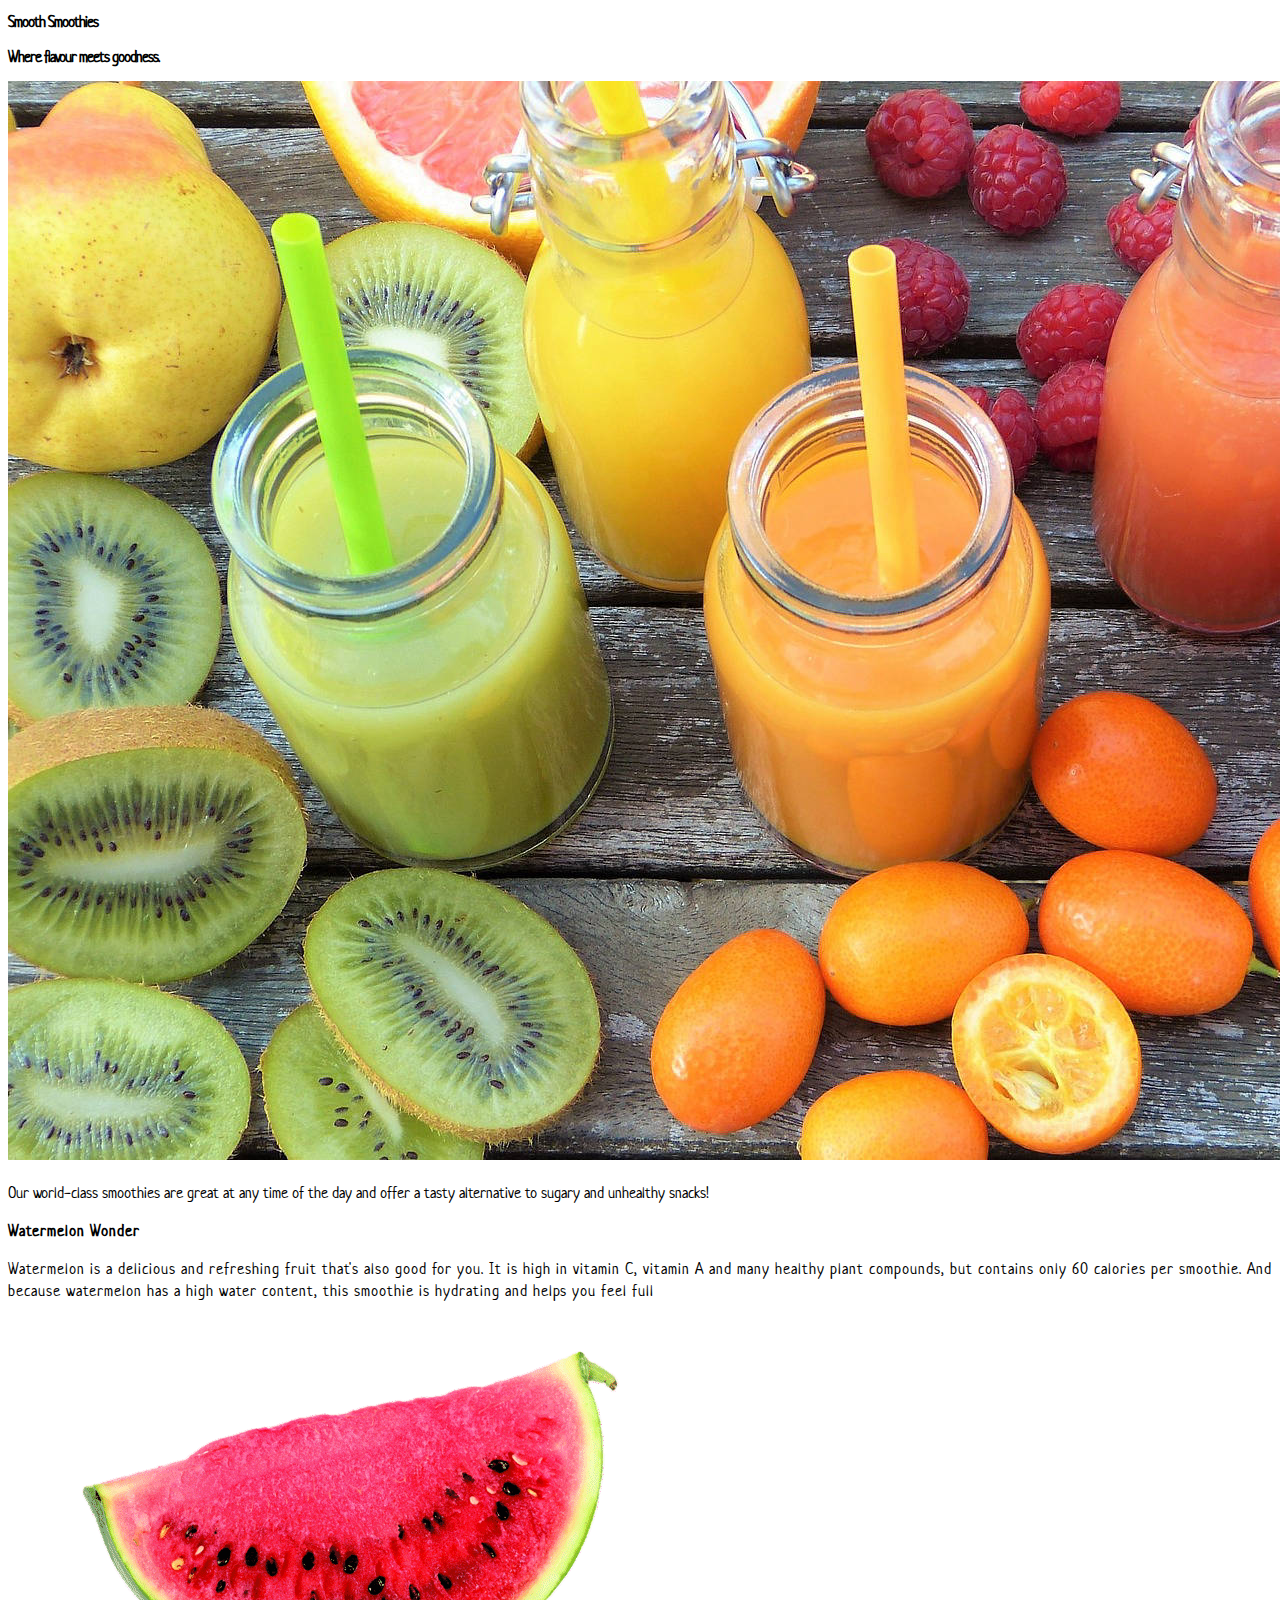
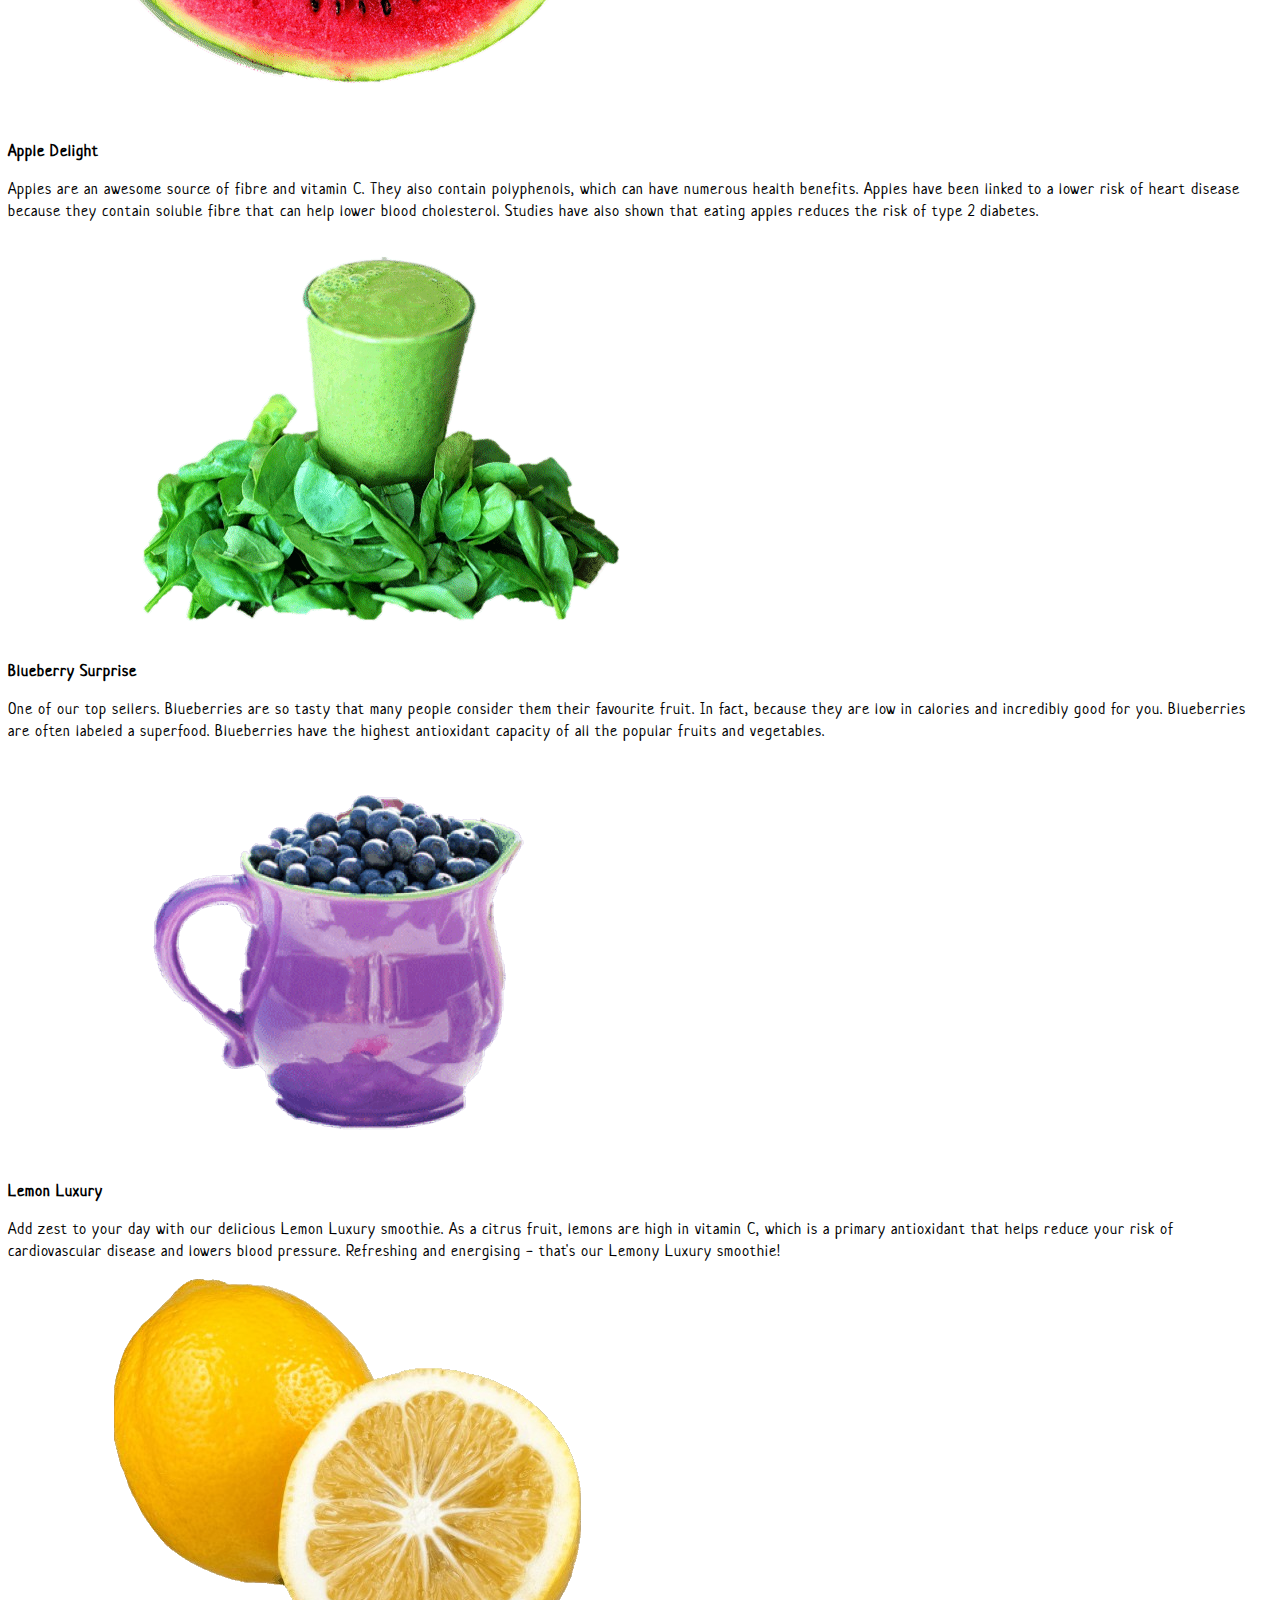
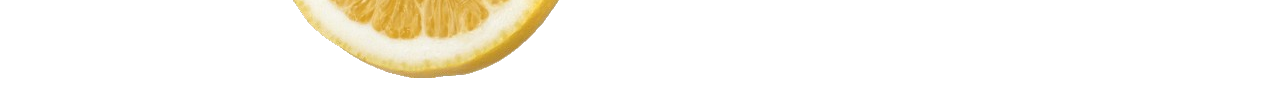
<file: portfolio/smoothies/index.html>
<!DOCTYPE html>
<html lang="en">
<head>
    <meta charset="UTF-8">
    <meta http-equiv="X-UA-Compatible" content="IE=edge">
    <meta name="viewport" content="width=device-width, initial-scale=1.0">
    <title>Adeniyi Emmanuel 71739</title>
    <meta name="description" content="Dublin's finest smoothie store. Offering tasty
     alternatives to sugary and unhealthy snacks for busy, on-the-go, on-trend professionals.">

	<!-- Preload large image -->
    <link rel="preload" href="assets/img/smoothies-hero-image.jpg" as="image">  
	<!-- Stylesheets -->
    <link rel="stylesheet" href="https://lunevedy.com/assets/2.0/css/lunevedy.min.css" />
    <link rel="stylesheet" href="assets/css/custom.css" />

	<!-- Google Fonts -->
    <link rel="preconnect" href="https://fonts.googleapis.com">
    <link rel="preconnect" href="https://fonts.gstatic.com" crossorigin>
    <link href="https://fonts.googleapis.com/css2?family=Neucha&display=swap" rel="stylesheet">


</head>


<body>

    <!-- menu and 'hero block' header -->


<!-- header starts here -->
<header class="theme-dark hero-bg text-center-desktop text-center-mobile desktop-min-height-90vh">

    <div class="container-text reveal-slide-up-header">
        <h1 class="text-shadow">Smooth Smoothies</h1>
        <h2 class="text-shadow">Where flavour meets goodness.</h2>
    </div>

    

    <div class="container-media">
        <img src="assets/img/smoothies-hero-image.jpg" alt="Smooth Smoothies">
    </div>

    <div class="container-overlay"></div>

</header>



    <!-- main content with sections -->
    <main>

       

	<!-- section starts here -->

    <section class="theme-light section-selector-1 w-820px text-center-desktop text-center-mobile">

        <p class="bigger-desktop bigger-mobile">Our world-class smoothies are great at any time of the day and offer 
            a tasty alternative to sugary and unhealthy snacks!</p>

    </section>

	<!-- section ends here -->


  

    <section class="theme-light cols-2-half section-selector-2">

        <div class="col-2 col-text">
            <h2>Watermelon Wonder</h2>
            <p>Watermelon is a delicious and refreshing fruit that's also good for you. It is high 
                in vitamin C, vitamin A and many healthy plant compounds, but contains only 60 
                calories per smoothie. And because watermelon has a high water content, this smoothie is hydrating and helps you feel full</p>

        </div>

        <div class="col-2 col-visual">
            <figure>
                <img src="assets/img/watermelon.png" alt="Watermelon Wonder">
            </figure>
        </div>

    </section>


  

    <section class="theme-light cols-2-half section-selector-3 flex-row-reverse">

        <div class="col-2 col-text">
            <h2>Apple Delight</h2>
            <p>Apples are an awesome source of fibre and vitamin C. They also contain polyphenols,
                 which can have numerous health benefits. Apples have been linked to a lower risk 
                 of heart disease because they contain soluble fibre that can help lower blood cholesterol. 
                 Studies have also shown that eating apples reduces the risk of type 2 diabetes.</p>

        </div>

        <div class="col-2 col-visual">
            <figure>
                <img src="assets/img/apple.png" alt="Apple Delight">
            </figure>
        </div>

    </section>



    <section class="theme-light cols-2-half section-selector-4">

        <div class="col-2 col-text">
            <h2>Blueberry Surprise</h2>
            <p>One of our top sellers. Blueberries are so tasty that many people consider them their 
                favourite fruit. In fact, because they are low in calories and incredibly good for you. 
                Blueberries are often labeled a superfood. Blueberries have the highest antioxidant
                 capacity of all the popular fruits and vegetables.</p>
        </div>

        <div class="col-2 col-visual">
            <figure>
                <img src="assets/img/blueberry.png" alt="Blueberry Surprise">
            </figure>
        </div>

    </section>


   

    <section class="theme-light cols-2-half section-selector-5 flex-row-reverse">

        <div class="col-2 col-text">
            <h2>Lemon Luxury</h2>
            <p>Add zest to your day with our delicious Lemon Luxury smoothie.
                 As a citrus fruit, lemons are high in vitamin C, which is a
                  primary antioxidant that helps reduce your risk of cardiovascular 
                  disease and lowers blood pressure. Refreshing and energising - that's our Lemony Luxury smoothie!</p>
        
        </div>

        <div class="col-2 col-visual">
            <figure>
                <img src="assets/img/lemon-removebg-preview.png" alt="Lemon Luxury">
            </figure>
        </div>

    </section>


        <section></section>

    </main>

    <!-- footer -->


</body>
</html>
</file>
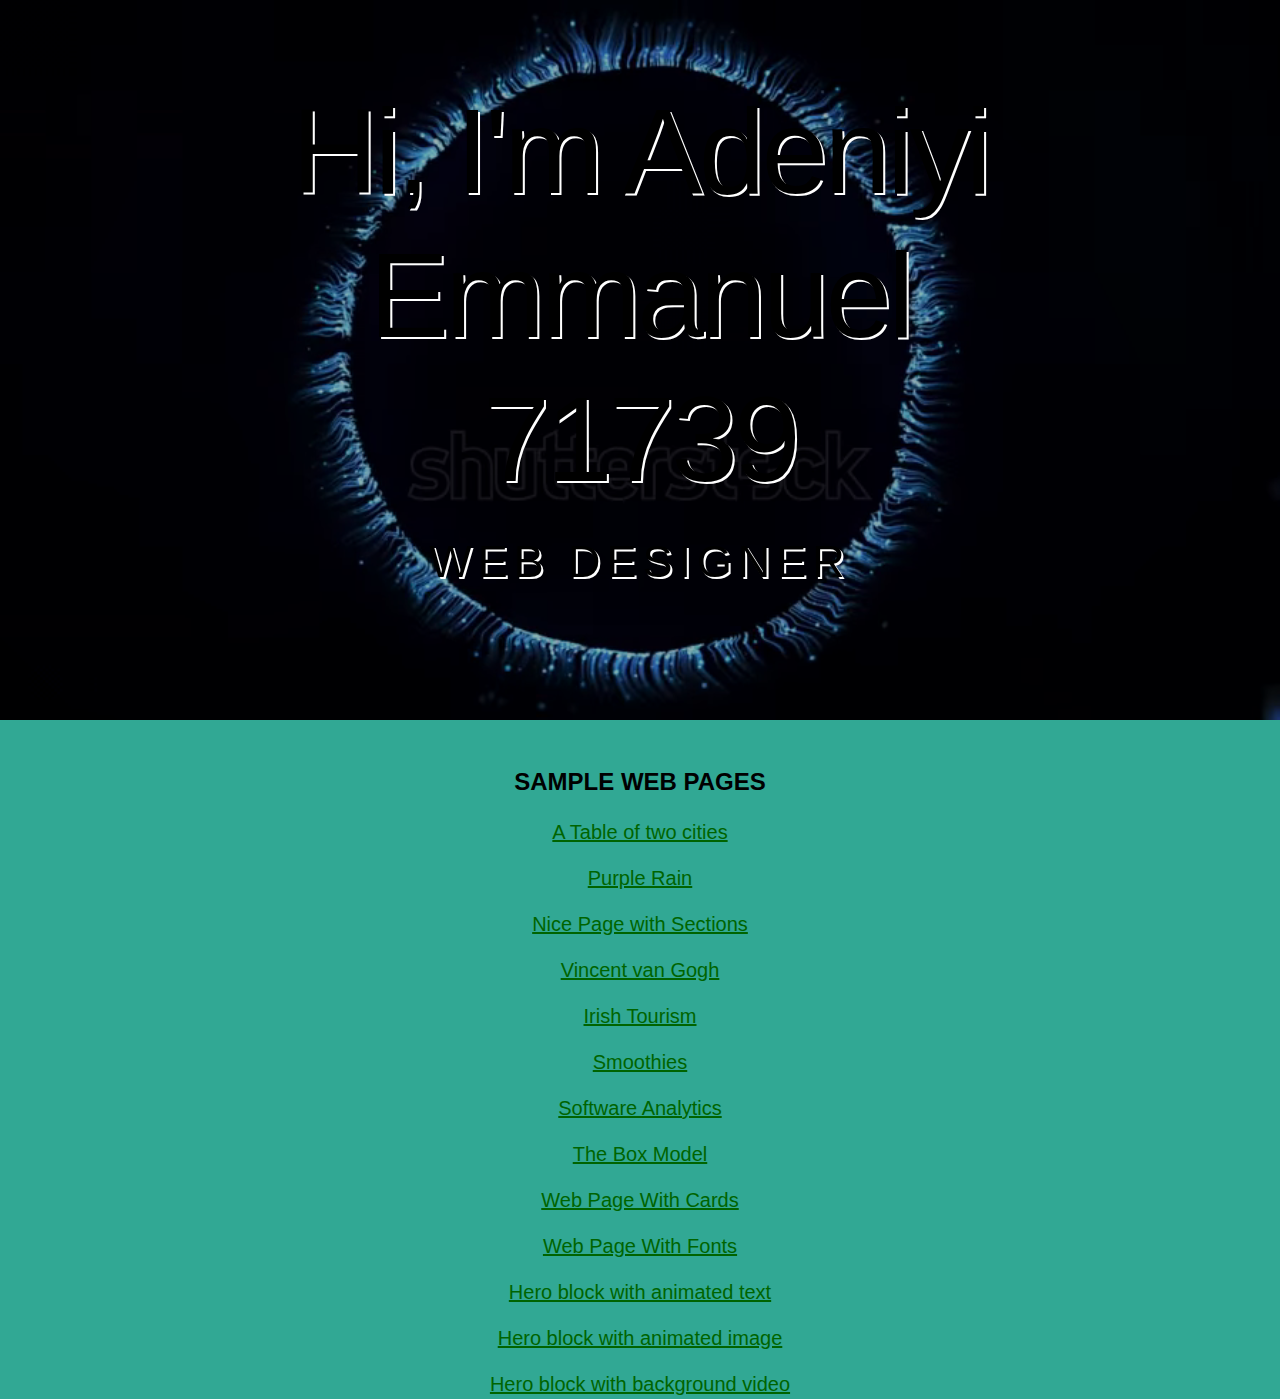
<file: exercises.html>
<!DOCTYPE html>
<html lang="en">
  <head>
    <meta charset="UTF-8" />
    <meta name="viewport" content="width=device-width, initial-scale=1.0" />
    <link rel="apple-touch-icon" sizes="180x180" href="assests/img/favicon/apple-touch-icon.png">    
    <link rel="icon" type="image/png" sizes="32x32" href="assests/img/favicon/favicon-32x32.png">    
    <link rel="icon" type="image/png" sizes="16x16" href="assests/img/favicon/favicon-16x16.png">    
    <link rel="manifest" href="assests/img/favicon/site.webmanifest">

    <title>Adeniyi Emmanuel 71739</title>
    <link rel="stylesheet" href="exercises/assets/css/global.css" />
  </head>
  <body>
    <!-- hero block -->
    <header>
      <div class="hero-text-container slide-in-top">
          <h1 class="slide-in-top">Hi, I'm Adeniyi Emmanuel 71739</h1>
          <h2 class="slide-in-left">web Designer</h2>
      </div>
      <div class="hero-bg-media">
          <video loop playsinline muted autoplay poster="exercises/assets/videos/capture_1731522656378.png"background-video" disablepictureinpicture preload="auto">
              <source src="exercises/assets/videos/stock-footage-abstract-digital-eye-particle-background.mp4" type="video/mp4">
          </video>
      </div>
      <div class="bg-overlay"></div>
  </header>
  <!-- /hero block -->

  <main>
   <section>
        <h3>Sample Web Pages</h3>
<p><a href="exercises/page-1.html">A Table of two cities </a></p> 
<p><a href="exercises/page-2.html">Purple Rain</a></p> 
<p><a href="exercises/page-3.html">Nice Page with Sections</a></p> 
<p><a href="exercises/page-4.html">Vincent van Gogh</a></p>
<p><a href="exercises/page-5.html">Irish Tourism</a></p> 
<p><a href="exercises/page-6.html">Smoothies</a></p> 
<p><a href="exercises/page-7.html">Software Analytics</a></p> 
<p><a href="exercises/page-8.html">The Box Model</a></p>
<p><a href="exercises/page-9.html">Web Page With Cards</a></p> 
<p><a href="exercises/page-10.html">Web Page With Fonts</a></p>
<p><a href="exercises/hero-text.html">Hero block with animated text</a></p> 
<p><a href="exercises/hero-image.html">Hero block with animated image</a></p> 
<p><a href="exercises/hero-video.html">Hero block with background video</a></p> 
      </section>
    </div>
  </body>
</html>
</file>
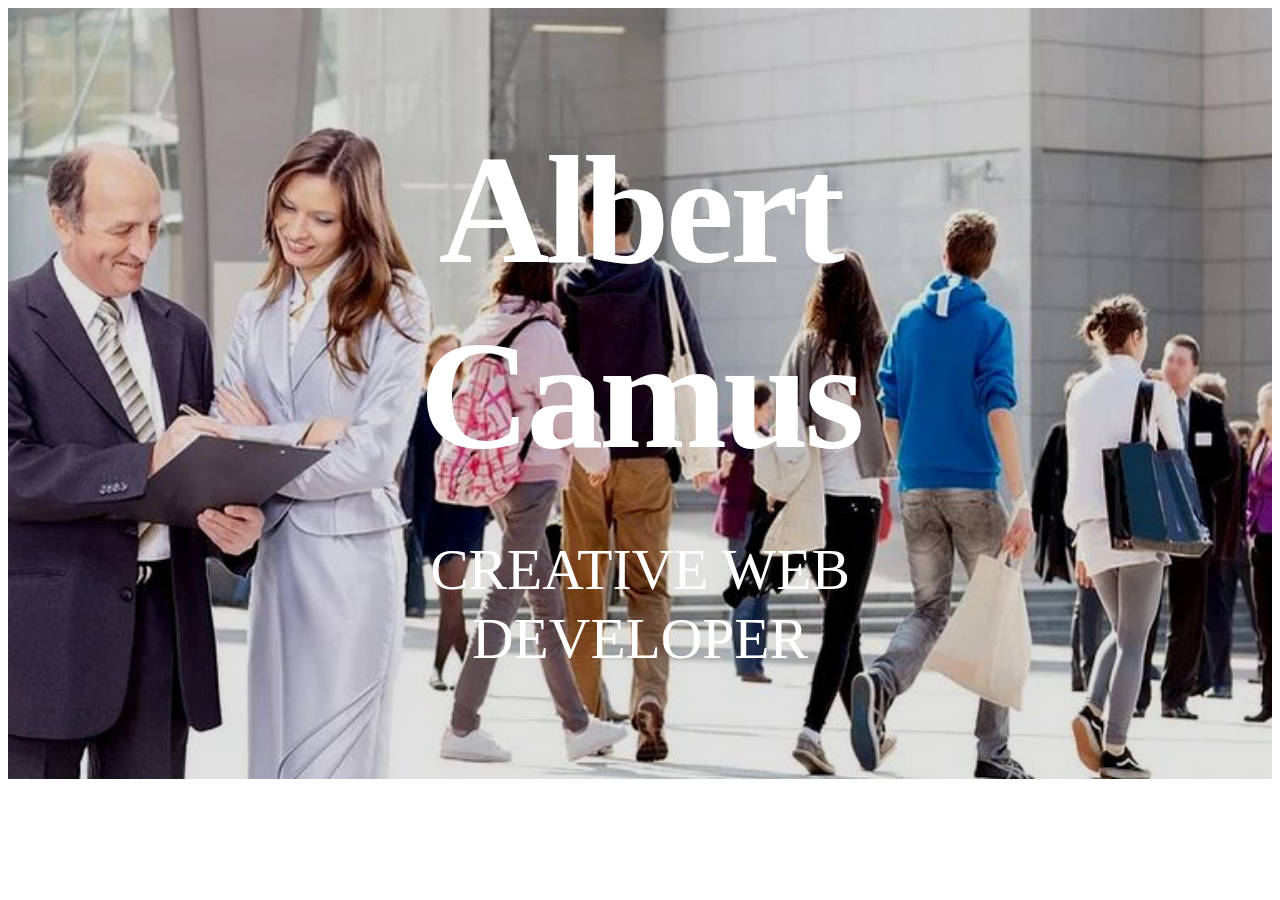
<file: exercises/hero-image.html>
<!DOCTYPE html>
<html lang="en">
<head>
    <meta charset="UTF-8">
    <meta http-equiv="X-UA-Compatible" content="IE=edge">
    <meta name="viewport" content="width=device-width, initial-scale=1.0">
    <title>Adeniyi Emmanuel 71739</title>
    <meta name="description" content="A hero block with a background image and a tinted overlay.">
    <link rel="stylesheet" href="assets/css/hero-image.css">
</head>


<body>

    <!-- hero block -->
    <header>

        <div class="hero-text-container slide-in-top">
            <!-- Apply slide-in-left for a staggered effect on text -->
            <h1 class="slide-in-left">Albert Camus</h1>
            <h2 class="slide-in-left">Creative Web Developer</h2>
        </div>
        <div class="hero-bg-media">
            <img src="assets/img/business.jpg" alt="sample background image">   
        </div>
        <div class="bd-overly"></div>
    </header>
    <!-- /hero block -->

 

</body>
</html>
</file>
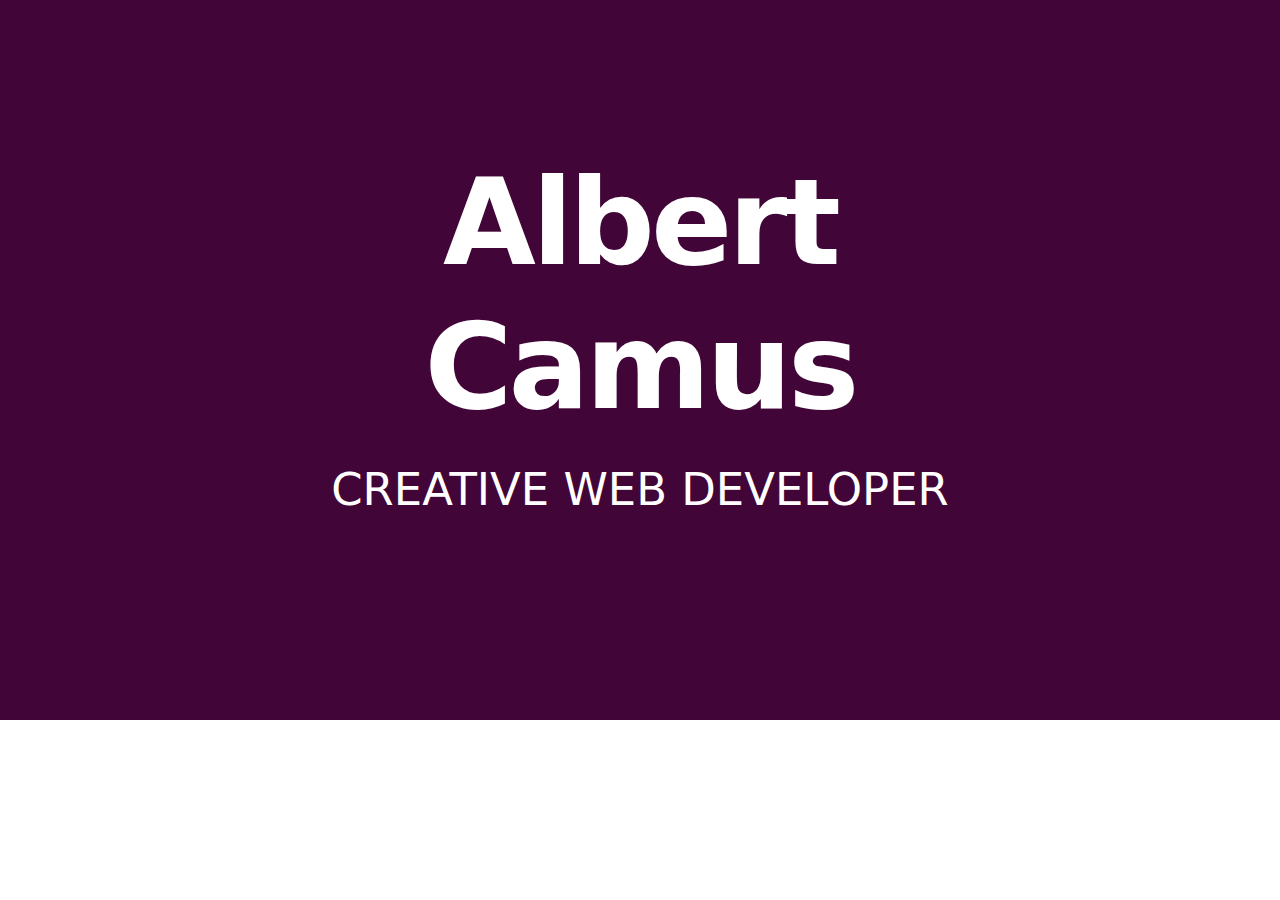
<file: exercises/hero-text.html>
<!DOCTYPE html>
<html lang="en">
<head>
    <meta charset="UTF-8">
    <meta http-equiv="X-UA-Compatible" content="IE=edge">
    <meta name="viewport" content="width=device-width, initial-scale=1.0">
    <title>Adeniyi Emmanuel 71739</title>
    <meta name="description" content="An above-the-fold hero block with animated text and various background colours.">

    <link rel="stylesheet" href="assets/css/hero-text.css">

</head>


<body>

    <!-- hero block -->
    <header>

        <div class="hero-text-container">
            <h1>Albert Camus</h1>
            <h2>Creative Web Developer</h2>
        </div>

    </header>
    <!-- /hero block -->

 

</body>
</html>
</file>
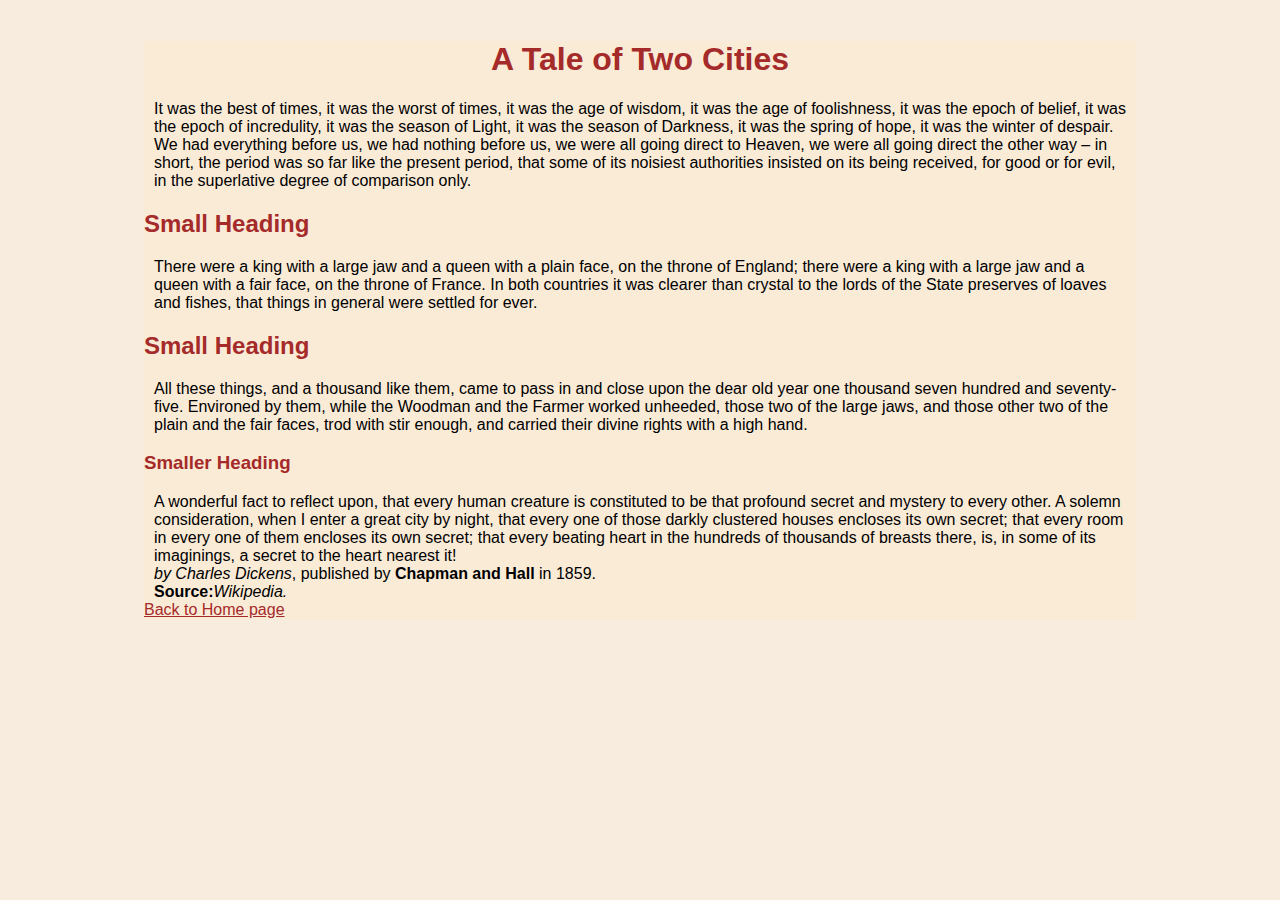
<file: exercises/page-1.html>
<!DOCTYPE html>
<html lang="en">
  <head>
    <meta charset="UTF-8" />
    <meta name="viewport" content="width=device-width, initial-scale=1.0" />
    <title>Adeniyi Emmanuel 71739</title>
    <link rel="stylesheet" href="assets/css/style-1.css" />
  </head>
  <body>
    <div class="container">
      <h1>A Tale of Two Cities</h1>

      <p>
        It was the best of times, it was the worst of times, it was the age of
        wisdom, it was the age of foolishness, it was the epoch of belief, it
        was the epoch of incredulity, it was the season of Light, it was the
        season of Darkness, it was the spring of hope, it was the winter of
        despair.
      </p>

      <p>
        We had everything before us, we had nothing before us, we were all going
        direct to Heaven, we were all going direct the other way – in short, the
        period was so far like the present period, that some of its noisiest
        authorities insisted on its being received, for good or for evil, in the
        superlative degree of comparison only.
      </p>

      <h2>Small Heading</h2>
      <p>
        There were a king with a large jaw and a queen with a plain face, on the
        throne of England; there were a king with a large jaw and a queen with a
        fair face, on the throne of France. In both countries it was clearer
        than crystal to the lords of the State preserves of loaves and fishes,
        that things in general were settled for ever.
      </p>

      <h2>Small Heading</h2>
      <p>
        All these things, and a thousand like them, came to pass in and close
        upon the dear old year one thousand seven hundred and seventy-five.
        Environed by them, while the Woodman and the Farmer worked unheeded,
        those two of the large jaws, and those other two of the plain and the
        fair faces, trod with stir enough, and carried their divine rights with
        a high hand.
      </p>

      <h3>Smaller Heading</h3>
      <p>
        A wonderful fact to reflect upon, that every human creature is
        constituted to be that profound secret and mystery to every other. A
        solemn consideration, when I enter a great city by night, that every one
        of those darkly clustered houses encloses its own secret; that every
        room in every one of them encloses its own secret; that every beating
        heart in the hundreds of thousands of breasts there, is, in some of its
        imaginings, a secret to the heart nearest it!
      </p>

      <p>
        <em>by Charles Dickens</em>, published by
        <strong>Chapman and Hall</strong> in 1859.<br />
        <strong>Source:</strong><i>Wikipedia.</i>
      </p>

      <a href="../index.html">Back to Home page</a>
    </div>
  </body>
</html>
</file>
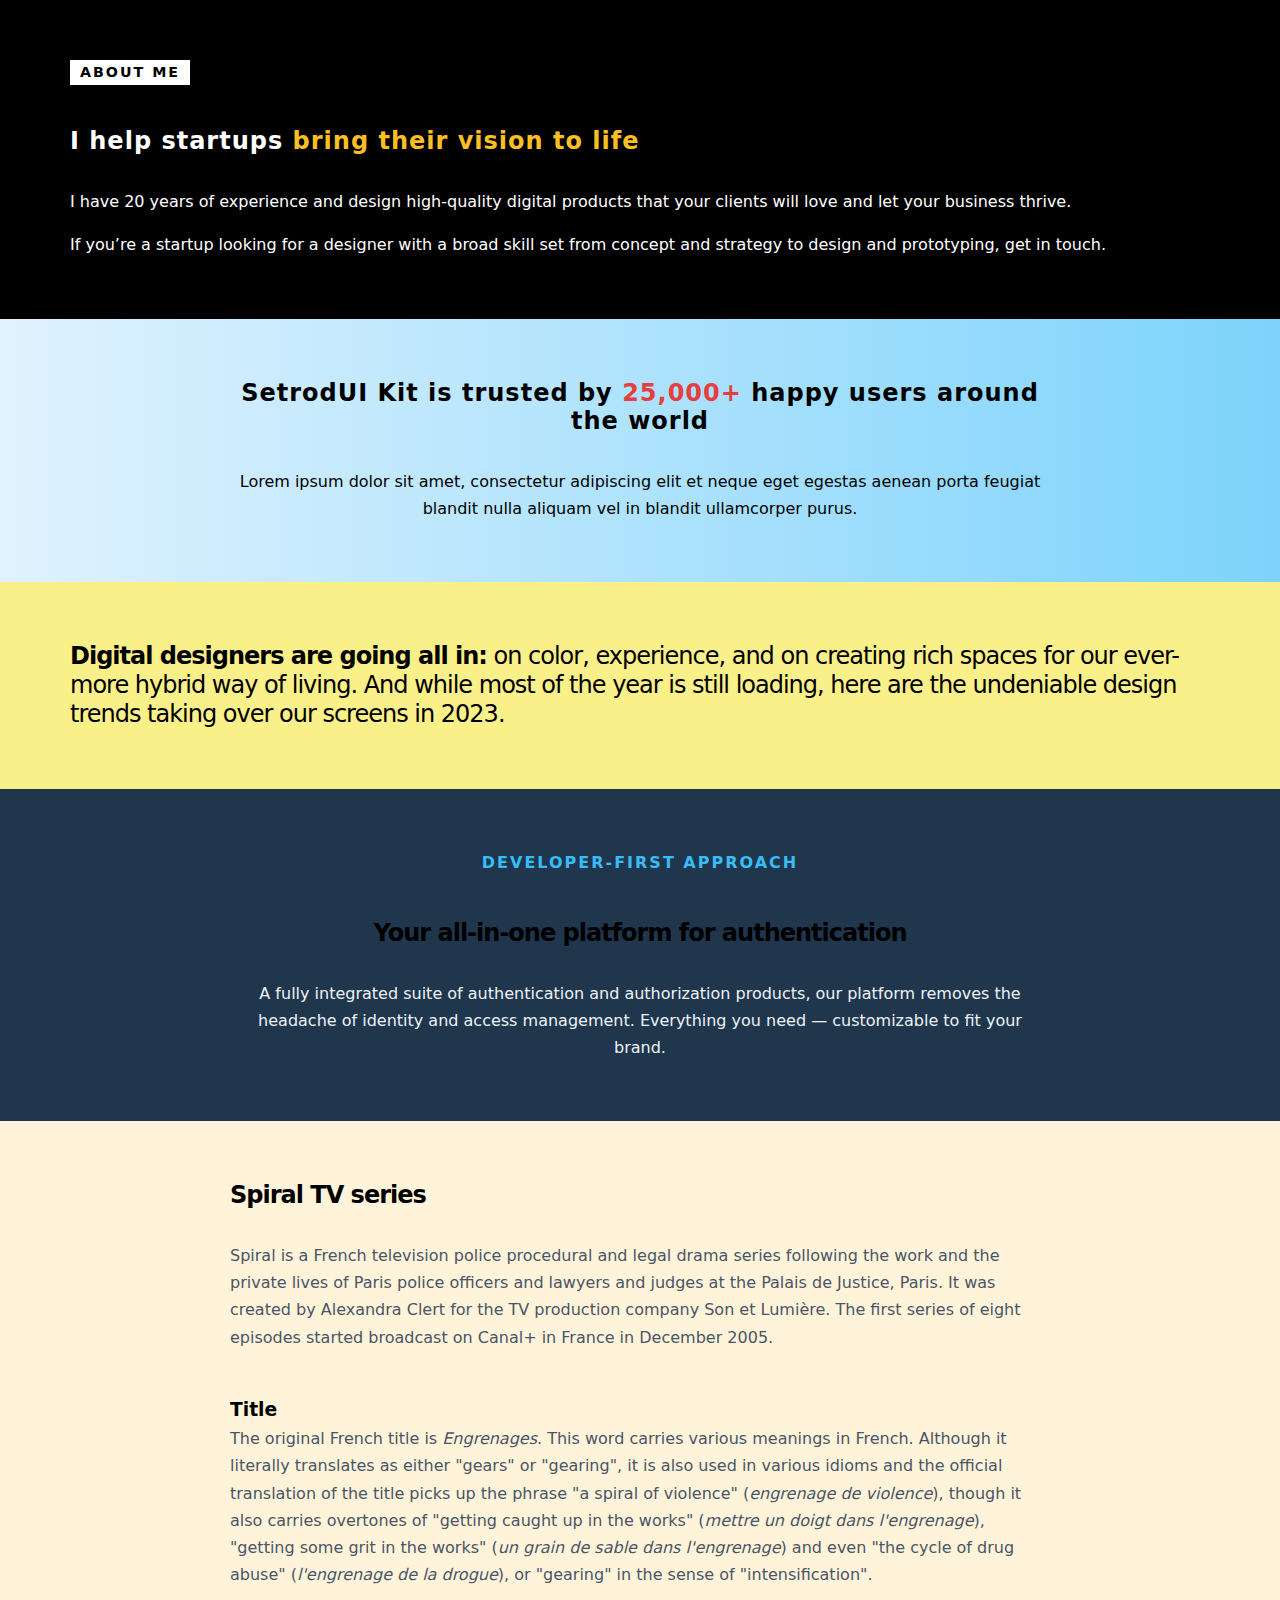
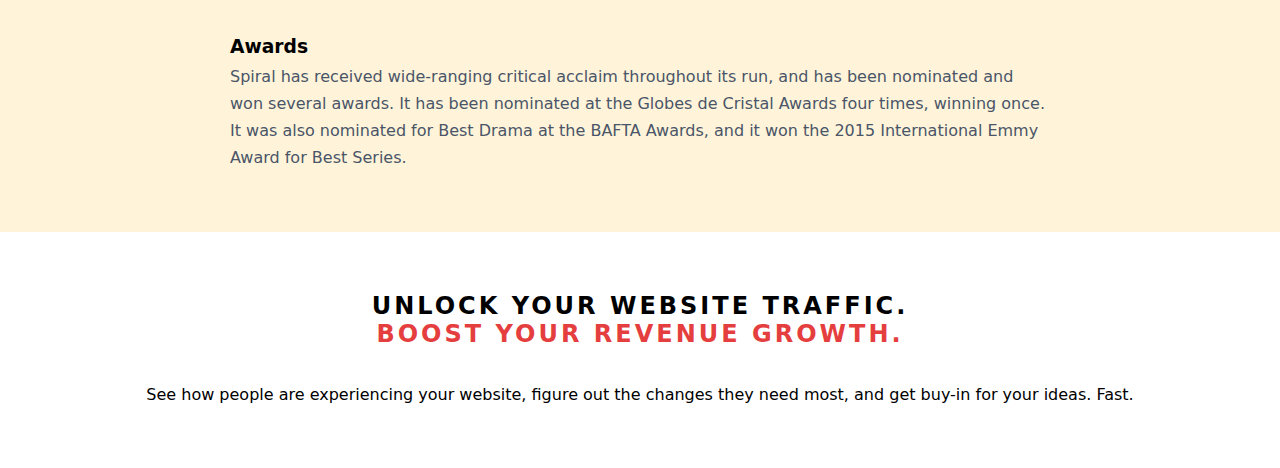
<file: exercises/page-10.html>
<!DOCTYPE html>
<html lang="en">
<head>
	<meta charset="UTF-8">
	<meta http-equiv="X-UA-Compatible" content="IE=edge">
	<meta name="viewport" content="width=device-width, initial-scale=1.0">
	<title>Adeniyi Emmanuel 71739</title>

	<meta name="description" content="Linking your web pages to Google Fonts and formatting text elements by adding Google Font names to your stylesheets.">

	<link rel="stylesheet" href="assets/css/style-10.css">	

</head>

<body>

	<!-- Section starts here -->
	<section class="section-selector-1 w-1140px">

		<div class="badge"><span>ABOUT ME</span></div>

		<h2>I help startups <span>bring their vision to life</span></h2>
		<p>I have 20 years of experience and design high-quality digital products that your clients will love and let your business thrive.</p>

		<p>If you’re a startup looking for a designer with a broad skill set from concept and strategy to design and prototyping, get in touch.</p>

	</section>
	<!-- Section ends here -->


	<!-- Section starts here -->
	<section class="section-selector-2 w-820px text-center">

		<h2>SetrodUI Kit is trusted by <span>25,000+</span> happy users around the world</h2>
		<p>Lorem ipsum dolor sit amet, consectetur adipiscing elit et neque eget egestas aenean porta feugiat blandit nulla aliquam vel in blandit ullamcorper purus.</p>

	</section>
	<!-- Section ends here -->


	<!-- Section starts here -->
	<section class="section-selector-3 w-1140px">

		<h2><span>Digital designers are going all in:</span> on color, experience, and on creating rich spaces for our ever-more hybrid way of living. And while most of the year is still loading, here are the undeniable design trends taking over our screens in 2023.</h2>
	</section>
	<!-- Section ends here -->


	<!-- Section starts here -->
	<section class="section-selector-4 text-center w-820px">

		<div class="badge"><span>DEVELOPER-FIRST APPROACH</span></div>

		<h2>Your all-in-one platform for authentication</h2>

		<p>A fully integrated suite of authentication and authorization products, our platform removes the headache of identity and access management. Everything you need — customizable to fit your brand.</p>

	</section>
	<!-- Section ends here -->


	<!-- Section starts here -->
	<section class="section-selector-5 w-820px">
		<h2>Spiral TV series</h2>

		<p>Spiral is a French television police procedural and legal drama series following the work and the private lives of Paris police officers and lawyers and judges at the Palais de Justice, Paris. It was created by Alexandra Clert for the TV production company Son et Lumière. The first series of eight episodes started broadcast on Canal+ in France in December 2005.</p>

		<h3>Title</h3>
		<p>The original French title is <i>Engrenages</i>. This word carries various meanings in French. Although it literally translates as either "gears" or "gearing", it is also used in various idioms and the official translation of the title picks up the phrase "a spiral of violence" (<i>engrenage de violence</i>), though it also carries overtones of "getting caught up in the works" (<i>mettre un doigt dans l'engrenage</i>), "getting some grit in the works" (<i>un grain de sable dans l'engrenage</i>) and even "the cycle of drug abuse" (<i>l'engrenage de la drogue</i>), or "gearing" in the sense of "intensification".</p>

		<h3>Awards</h3>
		<p>Spiral has received wide-ranging critical acclaim throughout its run, and has been nominated and won several awards. It has been nominated at the Globes de Cristal Awards four times, winning once. It was also nominated for Best Drama at the BAFTA Awards, and it won the 2015 International Emmy Award for Best Series.</p>

	</section>
	<!-- Section ends here -->


	<!-- Section starts here -->
	<section class="section-selector-6 w-1140px text-center">

		<h2>UNLOCK YOUR WEBSITE TRAFFIC.<br>
		<span>BOOST YOUR REVENUE GROWTH.</span></h2>

		<p>See how people are experiencing your website, figure out the changes they need most, and get buy-in for your ideas. Fast.</p>

	</section>
	<!-- Section ends here -->

</body>
</html>
</file>
<file: assets/css/custom.css>
h1::first-letter { font-size: 80px; font-weight: bold; color: #ffffff; }
h1 { font-family: 'Roboto', sans-serif; font-size: 36px; color: #000000; }


header .col-text h2, .col-1 > h3 { line-height: 1.8 }
h2 { font-family: 'Lobster', cursive; font-size: 40px; color: #ffffff; }


header.theme-dark { background-color: #1a6e00 }
header.theme-dark h1 span.highlight { color: var(--red-900) }
header.theme-dark .container-btn a.btn:nth-child(2):link,
header.theme-dark .container-btn a.btn:nth-child(2):visited { color: var(--white-000) }

header.theme-dark h2 { color: #ffffff }

footer.theme-dark   { background-color: #1a6e00 }
</file>
<file: portfolio/fashion/assets/css/custom.css>
/* Add your custom CSS here */
body { font-family: 'palyfair display', serif;}
.section-selector-1 { background-color: var(--green-800) }
.section-selector-2 { background-color: var(--gray-200) }
.section-selector-4.theme-dark { background-color: var(--green-800) }
.section-selector-4 div[class^='flex-cols-'] div[class^='col-'] figure.icon { color: var(--white-000) }
.theme-dark.section-selector-1 a:link,
.theme-dark.section-selector-1 a:visited { color: var(--green-200) }

.theme-dark.section-selector-1 a:focus,
.theme-dark.section-selector-1 a:hover,
.theme-dark.section-selector-1 a:active { color: var(--white-000) }
header h1 { font-size: var(--font-size-xxxl) }
</file>
<file: portfolio/smoothies/assets/css/custom.css>
/* Add your custom CSS here */
body{ font-family: "Neucha", cursive;}
.section-selector-1 > p { color: var(--purple-800) }
.section-selector-2 { background-color: var(--pink-200) }
.section-selector-2 h2 { color: var(--red-700) }
.section-selector-3 { background-color: var(--green-200) }
.section-selector-3 h2 { color: var(--green-700) }
.section-selector-4 { background-color: var(--purple-800) }
.section-selector-4 h2 { color: var(--white-000) }
.section-selector-4 .col-text p { color: var(--white-000) }
.section-selector-5 { background-color: var(--yellow-200) }
.section-selector-5 h2 { color: var(--yellow-600) }
header h1 { font-size: var(--font-size-xxxl) }
header h2 { font-size: var(--font-size-xxl) }

header h1, header h2 { letter-spacing: -1px }
.section-selector-1 p.bigger-desktop { font-size: var(--font-size-xl) }
.section-selector-1 p.bigger-mobile  { font-size: var(--font-size-lg) }
.cols-2-half .col-2 h2 {
    font-size: var(--font-size-xxl);
}

.cols-2-half .col-2 p {
    font-size: var(--font-size-md);
}

.cols-2-half .col-2 h2,
.cols-2-half .col-2 p { letter-spacing: 1px }
</file>
<file: exercises/assets/css/hero-image.css>
/* ============ CUSTOM PROPERTIES ============ */
:root {
    --black-000: #000000;
    --white-000: #ffffff;
    --gray-500: #a0aec0;
    --blue-600: #2563EB;
    --fs-xxxl: 6rem; /* Increased from 5rem */
    --fs-xl: 3rem; /* Increased from 2rem */
}

/* Hero Block Styles */
header {
    display: flex;
    flex-direction: column;
    justify-content: center;
    padding: 0 20% 4% 20%;
    text-align: center;
    background-image: linear-gradient(90deg, #07092f, #052c53);
    position: relative;
}

@media (min-width: 768px) { 
    header { min-height: 80vh; } 
}

@media (max-width: 767px) { 
    header { min-height: 500px; }
    text-shadow: 2px 2px #222;
}

.hero-text-container h1, 
.hero-text-container h2 {
    line-height: 1.2;
    color: #fff;
}

.hero-text-container h1 {
    margin-bottom: 24px;
    font-size: calc(var(--fs-xxxl) * 1.6); /* Increased multiplier */
    letter-spacing: -4px;
}

.hero-text-container h2 {
    font-weight: normal;
    font-size: calc(var(--fs-xl) * 1.2); /* Increased multiplier */
    text-transform: uppercase;
}

/* Animations */
.slide-in-top {
    animation: slide-in-top 1s cubic-bezier(0.250, 0.460, 0.450, 0.940) both;
}

@keyframes slide-in-top {
    0% {
        transform: translateY(-1000px);
        opacity: 0;
    }
    100% {
        transform: translateY(0);
        opacity: 1;
    }
}

.slide-in-left {
    animation: slide-in-left 0.5s cubic-bezier(0.250, 0.460, 0.450, 0.940) both;
}

@keyframes slide-in-left {
    0% {
        transform: translateX(-1000px);
        opacity: 0;
    }
    100% {
        transform: translateX(0);
        opacity: 1;
    }
}

.hero-text-container {
    position: relative;
    z-index: 2;
}    

.hero-bg-media {
    position: absolute;
    top: 0;
    right: 0;
    bottom: 0;
    left: 0;
    z-index: 0;
}

.hero-bg-media img {
    object-fit: cover;
    width: 100%;
    height: 100%;
}
.bg-overlay {
    position: absolute; 
    top: 0; right: 0; bottom: 0; left: 0;  
    z-index: 1;
    background-image: linear-gradient(rgba(0,0,0,0.3),rgba(0,0,0,0.3));   
 }
</file>
<file: exercises/assets/css/style-1.css>
/* global.css: Basic styles for the entire site */
body {
  font-family: Arial, sans-serif;
  margin: 0;
  padding: 20px;
  background-color: #f8ecde;
}
h1 {
  color: brown;
  text-align: center;
}
h2,
h3,
a {
  color: brown;
}
.container p {
  margin: 0 10px;
}

@media only screen and (min-width: 200px) and (max-width: 1700px) {
  .container {
    width: 80%;
    margin: 0 auto;
    background-color: #faebd7;
  }
}
</file>
<file: exercises/assets/css/global.css>
/* ============= WEB BROWSER RESETS ============ */
* { margin: 0; padding: 0; border: none }
*, *::before, *::after { box-sizing: border-box }
html { height: 100%; font-size: 100%; font: inherit; vertical-align: baseline;
scroll-behavior: smooth; scroll-padding-top: 20px }
body { line-height: 1.5; min-height: 100vh; 
margin-left: auto; margin-right: auto; min-height: 100vh }  
@media (max-width: 767px ) { body { text-rendering: optimizeSpeed } }
@media (min-width: 768px ) { body { text-rendering: optimizeLegibility } }
nav, header, section, footer { width: 100% }
nav *:last-child, header *:last-child, section *:last-child, footer *:last-child { margin-bottom: 0 }
img { width: 100%; height: auto; display: block }
input, button, textarea, select { font: inherit }
h1, h2, h3, h4, p, li { word-break: break-word; hyphens: auto }

/* ============ CUSTOM PROPERTIES ============  */
:root {
    /* ==== Color variables ==== */
    --black-000: #000000;
    --white-000: #ffffff;
    --trans-000: transparent;

    --slate-050: #ECEFF1;
    --slate-100: #CFD8DC;
    --slate-200: #B0BEC5;
    --slate-300: #90A4AE;
    --slate-400: #78909C;
    --slate-500: #607D8B;
    --slate-600: #546E7A;
    --slate-700: #455A64;
    --slate-800: #37474F;
    --slate-900: #263238;

    --blue-050: #E3F2FD;
    --blue-100: #BBDEFB;
    --blue-200: #90CAF9;
    --blue-300: #64B5F6;
    --blue-400: #42A5F5;
    --blue-500: #2196F3;
    --blue-600: #1E88E5;
    --blue-700: #1976D2;
    --blue-800: #1565C0;
    --blue-900: #0D47A1;

    /* Other color variables remain unchanged */
    /* ==== Nicer than browser default fonts ==== */
    --font-sans: -apple-system, system-ui, BlinkMacSystemFont, Segoe UI, Roboto, Helvetica Neue, Fira Sans, Ubuntu, Oxygen, Oxygen Sans, Cantarell, Droid Sans, Apple Color Emoji, Segoe UI Emoji, Segoe UI Emoji, Segoe UI Symbol, Lucida Grande, Helvetica, Arial, sans-serif;
    --font-serif: Cambria, "Hoefler Text", Utopia, "Liberation Serif", "Nimbus Roman No9 L Regular", Times, "Times New Roman", serif;
    --font-monospace: Menlo, Monaco, Consolas, "Liberation Mono", "Courier New", monospace;
    
    --global-font: var(--font-sans);

    /* ==== Fluid font sizes ==== */
    --fs-sm: clamp(0.8rem, 0.17vi + 0.76rem, 0.89rem);
    --fs-base: clamp(1rem, 0.34vi + 0.91rem, 1.19rem);
    --fs-md: clamp(1.25rem, 0.61vi + 1.1rem, 1.58rem);
    --fs-lg: clamp(1.56rem, 1vi + 1.31rem, 2.11rem);
    --fs-xl: clamp(1.95rem, 1.56vi + 1.56rem, 2.81rem);
    --fs-xxl: clamp(2.44rem, 2.38vi + 1.85rem, 3.75rem);
    --fs-xxxl: clamp(3.05rem, 3.54vi + 2.17rem, 5rem);
}

/* Add Google Fonts */
@import url('https://fonts.googleapis.com/css2?family=Merriweather:wght@400;700&family=Open+Sans:wght@400;600&display=swap');

/* Global font */
body {
    font-family: var(--global-font);
    background-color: #31a894; /* Set background color to a dark charcoal color */
}

/* ================= ENDS ================ */

body {
    text-align: center;
    font-family: sans-serif;
}

h1 {
    font-size: 78px;
    font-weight: normal;
    letter-spacing: -2px;
    margin-bottom: 12px;
    line-height: 1.2;
}

h2 {
    font-size: 42px;
    letter-spacing: 6px;
    margin-bottom: 48px;
    line-height: 1.2;
}

h3 {
    font-size: 24px;
    margin-top: 48px;
    margin-bottom: 20px;
    line-height: 1.2;
    text-transform: uppercase;
}

p {
    font-size: 20px;
    margin-bottom: 16px;
}
a { color: darkgreen; }

/* ============= CSS FOR HERO BLOCK ============= */

header {
    /* Flexbox to center child div vertically */
    display: flex;
    flex-direction: column;
    justify-content: center;
    /* Spacing around child div inside hero block */
    padding: 0 20% 4% 20%;
    /* Optionally, center child div horizontally */
    text-align: center;
     
    /* Updated gradient colors for header */
    background-image: linear-gradient(var(--blue-500), var(--blue-300)); 
    position: relative;
}

/* Set minimum height of hero block */
@media (min-width: 768px) { 
    header { min-height: 80vh } 
}
@media (max-width: 767px) { 
    header { min-height: 500px } 
}

.hero-text-container h1, 
.hero-text-container h2 {
    line-height: 1.2;
    /* Text color remains unchanged */
    text-shadow: 2px 2px #ffffff;
}

.hero-text-container h1 {
    /* Space under h1 and above h2 */
    margin-bottom: 24px;
    /* Set main heading to extra large size */
    font-size: calc(var(--fs-xxxl) * 1.5);
    /* When text extra large, decrease spacing between characters  */
    letter-spacing: -4px;
}

.hero-text-container h2 {
    /* Optionally, remove default weight of 'bold' from h2 */
    font-weight: normal;
    font-size: var(--fs-xl);
    /* Optionally, change text in h2 to all capital letters */
    text-transform: uppercase;
}

/* ======== END CSS FOR HERO BLOCK ======== */

.slide-in-top {
	animation: slide-in-top 1s cubic-bezier(0.250, 0.460, 0.450, 0.940) both;
}

/* Slide-in animations */
@keyframes slide-in-top {
    0% {
      transform: translateY(-1000px);
      opacity: 0;
    }
    100% {
      transform: translateY(0);
      opacity: 1;
    }
}

.slide-in-left {
	animation: slide-in-left 0.5s cubic-bezier(0.250, 0.460, 0.450, 0.940) both;
}

@keyframes slide-in-left {
    0% {
      transform: translateX(-1000px);
      opacity: 0;
    }
    100% {
      transform: translateX(0);
      opacity: 1;
    }
}

.hero-text-container {
    position: relative; 
    z-index: 2;
}    
    
.hero-bg-media {
    position: absolute; 
    top: 0; right: 0; bottom: 0; left: 0; 
    z-index: 0;
}
                    
.hero-bg-media * {
    object-fit: cover; width: 100%; height: 100%;
}

.bg-overlay {
  position: absolute; 
  top: 0; right: 0; bottom: 0; left: 0;  
  z-index: 1;
  background-image: linear-gradient(rgba(0,0,0,0.3),rgba(0,0,0,0.3));   
}
</file>
<file: exercises/assets/css/hero-text.css>
/*  ============= WEB BROWSER RESETS ============ */
* { margin: 0; padding: 0; border: none }
*, *::before, *::after { box-sizing: border-box }
html { height: 100%; font-size: 100%; font: inherit; vertical-align: baseline;
scroll-behavior: smooth; scroll-padding-top: 20px }
body { line-height: 1.5; min-height: 100vh; 
margin-left: auto; margin-right: auto; min-height: 100vh }  
@media (max-width: 767px ) { body { text-rendering: optimizeSpeed } }
@media (min-width: 768px ) { body { text-rendering: optimizeLegibility } }
nav, header, section, footer { width: 100% }
nav *:last-child, header *:last-child, section *:last-child, footer *:last-child { margin-bottom: 0 }
img { width: 100%; height: auto; display: block }
input, button, textarea, select { font: inherit }
h1, h2, h3, h4, p, li { word-break: break-word; hyphens: auto }

/* ============ CUSTOM PROPERTIES ============  */

:root {
    /* ==== Color variables ==== */
    --black-000: #000000;
    --white-000: #ffffff;
    --trans-000: transparent;

    --slate-050: #ECEFF1;
    --slate-100: #CFD8DC;
    --slate-200: #B0BEC5;
    --slate-300: #90A4AE;
    --slate-400: #78909C;
    --slate-500: #607D8B;
    --slate-600: #546E7A;
    --slate-700: #455A64;
    --slate-800: #37474F;
    --slate-900: #263238;

    --gray-050: #F9FAFB;
    --gray-100: #f7fafc;
    --gray-200: #edf2f7;
    --gray-300: #e2e8f0;
    --gray-400: #cbd5e0;
    --gray-500: #a0aec0;
    --gray-600: #718096;
    --gray-700: #4a5568;
    --gray-800: #2d3748;
    --gray-900: #1a202c;

    --red-050: #FEF2F2;
    --red-100: #fff5f5;
    --red-200: #fed7d7;
    --red-300: #feb2b2;
    --red-400: #fc8181;
    --red-500: #f56565;
    --red-600: #e53e3e;
    --red-700: #c53030;
    --red-800: #9b2c2c;
    --red-900: #742a2a;

    --orange-050: #FFF7ED;
    --orange-100: #fffaf0;
    --orange-200: #feebc8;
    --orange-300: #fbd38d;
    --orange-400: #f6ad55;
    --orange-500: #ed8936;
    --orange-600: #dd6b20;
    --orange-700: #c05621;
    --orange-800: #9c4221;
    --orange-900: #7b341e;

    --amber-050: #FFFBEB;
    --amber-100: #FEF3C7;
    --amber-200: #FDE68A;
    --amber-300: #FCD34D;
    --amber-400: #FBBF24;
    --amber-500: #F59E0B;
    --amber-600: #D97706;
    --amber-700: #B45309;
    --amber-800: #92400E;
    --amber-900: #78350F;

    --yellow-050: #FEFCE8;
    --yellow-100: #fffff0;
    --yellow-200: #fefcbf;
    --yellow-300: #faf089;
    --yellow-400: #f6e05e;
    --yellow-500: #ecc94b;
    --yellow-600: #d69e2e;
    --yellow-700: #b7791f;
    --yellow-800: #975a16;
    --yellow-900: #744210;

    --lime-050: #F7FEE7;
    --lime-100: #ECFCCB;
    --lime-200: #D9F99D;
    --lime-300: #BEF264;
    --lime-400: #A3E635;
    --lime-500: #84CC16;
    --lime-600: #65A30D;
    --lime-700: #4D7C0F;
    --lime-800: #3F6212;
    --lime-900: #365314;

    --green-050: #F0FDF4;
    --green-100: #f0fff4;
    --green-200: #c6f6d5;
    --green-300: #9ae6b4;
    --green-400: #14f195;
    --green-500: #48bb78;
    --green-600: #38a169;
    --green-700: #2f855a;
    --green-800: #276749;
    --green-900: #22543d;

    --teal-050: #F0FDFA;
    --teal-100: #CCFBF1;
    --teal-200: #99F6E4;
    --teal-300: #5EEAD4;
    --teal-400: #2DD4BF;
    --teal-500: #14B8A6;
    --teal-600: #0D9488;
    --teal-700: #0F766E;
    --teal-800: #115E59;
    --teal-900: #134E4A;

    --cyan-050: #ECFEFF;
    --cyan-100: #CFFAFE;
    --cyan-200: #A5F3FC;
    --cyan-300: #67E8F9;
    --cyan-400: #22D3EE;
    --cyan-500: #06B6D4;
    --cyan-600: #0891B2;
    --cyan-700: #0E7490;
    --cyan-800: #155E75;
    --cyan-900: #164E63;

    --sky-050: #F0F9FF;
    --sky-100: #E0F2FE;
    --sky-200: #BAE6FD;
    --sky-300: #7DD3FC;
    --sky-400: #38BDF8;
    --sky-500: #0EA5E9;
    --sky-600: #0284C7;
    --sky-700: #0369A1;
    --sky-800: #075985;
    --sky-900: #0C4A6E;

    --blue-050: #EFF6FF;
    --blue-100: #DBEAFE;
    --blue-200: #BFDBFE;
    --blue-300: #93C5FD;
    --blue-400: #60A5FA;
    --blue-500: #3B82F6;
    --blue-600: #2563EB;
    --blue-700: #1D4ED8;
    --blue-800: #1E40AF;
    --blue-900: #1E3A8A;

    --indigo-050: #EEF2FF;
    --indigo-100: #E0E7FF;
    --indigo-200: #C7D2FE;
    --indigo-300: #A5B4FC;
    --indigo-400: #818CF8;
    --indigo-500: #6366F1;
    --indigo-600: #4F46E5;
    --indigo-700: #4338CA;
    --indigo-800: #3730A3;
    --indigo-900: #312E81;

    --purple-050: #FAF5FF;
    --purple-100: #F3E8FF;
    --purple-200: #E9D5FF;
    --purple-300: #D8B4FE;
    --purple-400: #C084FC;
    --purple-500: #A855F7;
    --purple-600: #9333EA;
    --purple-700: #7E22CE;
    --purple-800: #6B21A8;
    --purple-900: #581C87;

    --fuchsia-050: #FDF4FF;
    --fuchsia-100: #FAE8FF;
    --fuchsia-200: #F5D0FE;
    --fuchsia-300: #F0ABFC;
    --fuchsia-400: #E879F9;
    --fuchsia-500: #D946EF;
    --fuchsia-600: #C026D3;
    --fuchsia-700: #A21CAF;
    --fuchsia-800: #86198F;
    --fuchsia-900: #701A75;

    --pink-050: #FDF2F8;
    --pink-100: #FCE7F3;
    --pink-200: #FBCFE8;
    --pink-300: #F9A8D4;
    --pink-400: #F472B6;
    --pink-500: #EC4899;
    --pink-600: #DB2777;
    --pink-700: #BE185D;
    --pink-800: #9D174D;
    --pink-900: #831843;

    --rose-050: #FFF1F2;
    --rose-100: #FFE4E6;
    --rose-200: #FECDD3;
    --rose-300: #FDA4AF;
    --rose-400: #FB7185;
    --rose-500: #F43F5E;
    --rose-600: #E11D48;
    --rose-700: #BE123C;
    --rose-800: #9F1239;
    --rose-900: #881337;

    --brown-050: #EFEBE9;
    --brown-100: #D7CCC8;
    --brown-200: #BCAAA4;
    --brown-300: #A1887F;
    --brown-400: #8D6E63;
    --brown-500: #795548;
    --brown-600: #6D4C41;
    --brown-700: #5D4037;
    --brown-800: #4E342E;
    --brown-900: #3E2723;

    --trend-050: #fff4d9;
    --trend-100: #fdd0bb;
    --trend-200: #fea8b3;
    --trend-300: #d4eee6;
    --trend-400: #bde5fe;
    --trend-500: #0000fe;
    --trend-600: #400c3e;
    --trend-700: #2c4763;
    --trend-800: #1f364d;
    --trend-900: #0e2439;

    /* ==== Nicer than browser default fonts ==== */
    --font-sans: -apple-system, system-ui, BlinkMacSystemFont, Segoe UI, Roboto, Helvetica Neue, Fira Sans, Ubuntu, Oxygen, Oxygen Sans, Cantarell, Droid Sans, Apple Color Emoji, Segoe UI Emoji, Segoe UI Emoji, Segoe UI Symbol, Lucida Grande, Helvetica, Arial, sans-serif;
    --font-serif: Cambria, "Hoefler Text", Utopia, "Liberation Serif", "Nimbus Roman No9 L Regular", Times, "Times New Roman", serif;
    --font-monospace: Menlo, Monaco, Consolas, "Liberation Mono", "Courier New", monospace;
    
    --global-font: var(--font-sans);

    /* ==== Fluid font sizes ==== */
    --fs-sm: clamp(0.8rem, 0.17vi + 0.76rem, 0.89rem);
    --fs-base: clamp(1rem, 0.34vi + 0.91rem, 1.19rem);
    --fs-md: clamp(1.25rem, 0.61vi + 1.1rem, 1.58rem);
    --fs-lg: clamp(1.56rem, 1vi + 1.31rem, 2.11rem);
    --fs-xl: clamp(1.95rem, 1.56vi + 1.56rem, 2.81rem);
    --fs-xxl: clamp(2.44rem, 2.38vi + 1.85rem, 3.75rem);
    --fs-xxxl: clamp(3.05rem, 3.54vi + 2.17rem, 5rem);

}

/* Global font */
body { font-family: var(--global-font); }


/* ============= CSS FOR HERO BLOCK ============= */

header {
    /* Flexbox to centre child div vertically */
    display: flex;
    flex-direction: column;
    justify-content: center;
    /* Spacing around child div inside hero block */
    padding: 0 20% 4% 20%;
    /* Optionally, centre child div horizontally */
    text-align: center;
    /* Background colour */
    background-color: rgb(66, 5, 56);
}

/* Set minimum height of hero block */
@media (min-width: 768px) { 
    header { min-height: 80vh } 
}
@media (max-width: 767px) { 
    header { min-height: 500px } 
}

.hero-text-container h1, 
.hero-text-container h2 {
    line-height: 1.2;
    color:#fff;
}

.hero-text-container h1 {
    /* Space under h1 and above h2 */
    margin-bottom: 24px;
    /* Set main heading to extra large size */
    font-size: calc(var(--fs-xxxl) * 1.5);
    /* When text extra large, decrease spacing between characters  */
    letter-spacing: -4px;
}

.hero-text-container h2 {
    /* Optionally, remove default weight of 'bold' from h2 */
    font-weight: normal;
    font-size: var(--fs-xl);
    /* Optionally, change text in h2 to all capital letters */
    text-transform: uppercase;
}

/* ======== END CSS FOR HERO BLOCK ======== */
</file>
<file: exercises/assets/css/style-10.css>
/*  ============= WEB BROWSER RESETS ============ */
* { margin: 0; padding: 0; border: none }
*, *::before, *::after { box-sizing: border-box }
html { height: 100%; font-size: 100%; font: inherit; vertical-align: baseline;
scroll-behavior: smooth; scroll-padding-top: 20px }
body { line-height: 1.5; min-height: 100vh }
@media (max-width: 767px ) { body { text-rendering: optimizeSpeed } }
@media (min-width: 768px ) { body { text-rendering: optimizeLegibility } }
img { width: 100%; height: auto; display: block }
input, button, textarea, select { font: inherit }


/* ============ CUSTOM PROPERTIES ============  */

:root {


    /* Alternatives to default sans-serif font */
--font-sans: -apple-system, system-ui, BlinkMacSystemFont, Segoe UI, Roboto, Helvetica Neue, Fira Sans, Ubuntu, Oxygen, Oxygen Sans, Cantarell, Droid Sans, Apple Color Emoji, Segoe UI Emoji, Segoe UI Emoji, Segoe UI Symbol, Lucida Grande, Helvetica, Arial, sans-serif;

/* Alternatives to default serif font */
--font-serif: Cambria, "Hoefler Text", Utopia, "Liberation Serif", "Nimbus Roman No9 L Regular", Times, "Times New Roman", serif;

/* Alternatives to default monospace font */
--font-monospace: Menlo, Monaco, Consolas, "Liberation Mono", "Courier New", monospace;
--fs-sm: clamp(0.8rem, 0.17vi + 0.76rem, 0.89rem);
--fs-base: clamp(1rem, 0.34vi + 0.91rem, 1.19rem);
--fs-md: clamp(1.25rem, 0.61vi + 1.1rem, 1.58rem);
--fs-lg: clamp(1.56rem, 1vi + 1.31rem, 2.11rem);
--fs-xl: clamp(1.95rem, 1.56vi + 1.56rem, 2.81rem);
--fs-xxl: clamp(2.44rem, 2.38vi + 1.85rem, 3.75rem);
--fs-xxxl: clamp(3.05rem, 3.54vi + 2.17rem, 5rem);
    /* Color variables */
    --black-000: #000000;
    --white-000: #ffffff;
    --trans-000: transparent;

    --slate-050: #ECEFF1;
    --slate-100: #CFD8DC;
    --slate-200: #B0BEC5;
    --slate-300: #90A4AE;
    --slate-400: #78909C;
    --slate-500: #607D8B;
    --slate-600: #546E7A;
    --slate-700: #455A64;
    --slate-800: #37474F;
    --slate-900: #263238;

    --gray-050: #F9FAFB;
    --gray-100: #f7fafc;
    --gray-200: #edf2f7;
    --gray-300: #e2e8f0;
    --gray-400: #cbd5e0;
    --gray-500: #a0aec0;
    --gray-600: #718096;
    --gray-700: #4a5568;
    --gray-800: #2d3748;
    --gray-900: #1a202c;

    --red-050: #FEF2F2;
    --red-100: #fff5f5;
    --red-200: #fed7d7;
    --red-300: #feb2b2;
    --red-400: #fc8181;
    --red-500: #f56565;
    --red-600: #e53e3e;
    --red-700: #c53030;
    --red-800: #9b2c2c;
    --red-900: #742a2a;

    --orange-050: #FFF7ED;
    --orange-100: #fffaf0;
    --orange-200: #feebc8;
    --orange-300: #fbd38d;
    --orange-400: #f6ad55;
    --orange-500: #ed8936;
    --orange-600: #dd6b20;
    --orange-700: #c05621;
    --orange-800: #9c4221;
    --orange-900: #7b341e;

    --amber-050: #FFFBEB;
    --amber-100: #FEF3C7;
    --amber-200: #FDE68A;
    --amber-300: #FCD34D;
    --amber-400: #FBBF24;
    --amber-500: #F59E0B;
    --amber-600: #D97706;
    --amber-700: #B45309;
    --amber-800: #92400E;
    --amber-900: #78350F;

    --yellow-050: #FEFCE8;
    --yellow-100: #fffff0;
    --yellow-200: #fefcbf;
    --yellow-300: #faf089;
    --yellow-400: #f6e05e;
    --yellow-500: #ecc94b;
    --yellow-600: #d69e2e;
    --yellow-700: #b7791f;
    --yellow-800: #975a16;
    --yellow-900: #744210;

    --lime-050: #F7FEE7;
    --lime-100: #ECFCCB;
    --lime-200: #D9F99D;
    --lime-300: #BEF264;
    --lime-400: #A3E635;
    --lime-500: #84CC16;
    --lime-600: #65A30D;
    --lime-700: #4D7C0F;
    --lime-800: #3F6212;
    --lime-900: #365314;

    --green-050: #F0FDF4;
    --green-100: #f0fff4;
    --green-200: #c6f6d5;
    --green-300: #9ae6b4;
    --green-400: #14f195;
    --green-500: #48bb78;
    --green-600: #38a169;
    --green-700: #2f855a;
    --green-800: #276749;
    --green-900: #22543d;

    --teal-050: #F0FDFA;
    --teal-100: #CCFBF1;
    --teal-200: #99F6E4;
    --teal-300: #5EEAD4;
    --teal-400: #2DD4BF;
    --teal-500: #14B8A6;
    --teal-600: #0D9488;
    --teal-700: #0F766E;
    --teal-800: #115E59;
    --teal-900: #134E4A;

    --cyan-050: #ECFEFF;
    --cyan-100: #CFFAFE;
    --cyan-200: #A5F3FC;
    --cyan-300: #67E8F9;
    --cyan-400: #22D3EE;
    --cyan-500: #06B6D4;
    --cyan-600: #0891B2;
    --cyan-700: #0E7490;
    --cyan-800: #155E75;
    --cyan-900: #164E63;

    --sky-050: #F0F9FF;
    --sky-100: #E0F2FE;
    --sky-200: #BAE6FD;
    --sky-300: #7DD3FC;
    --sky-400: #38BDF8;
    --sky-500: #0EA5E9;
    --sky-600: #0284C7;
    --sky-700: #0369A1;
    --sky-800: #075985;
    --sky-900: #0C4A6E;

    --blue-050: #EFF6FF;
    --blue-100: #DBEAFE;
    --blue-200: #BFDBFE;
    --blue-300: #93C5FD;
    --blue-400: #60A5FA;
    --blue-500: #3B82F6;
    --blue-600: #2563EB;
    --blue-700: #1D4ED8;
    --blue-800: #1E40AF;
    --blue-900: #1E3A8A;

    --indigo-050: #EEF2FF;
    --indigo-100: #E0E7FF;
    --indigo-200: #C7D2FE;
    --indigo-300: #A5B4FC;
    --indigo-400: #818CF8;
    --indigo-500: #6366F1;
    --indigo-600: #4F46E5;
    --indigo-700: #4338CA;
    --indigo-800: #3730A3;
    --indigo-900: #312E81;

    --purple-050: #FAF5FF;
    --purple-100: #F3E8FF;
    --purple-200: #E9D5FF;
    --purple-300: #D8B4FE;
    --purple-400: #C084FC;
    --purple-500: #A855F7;
    --purple-600: #9333EA;
    --purple-700: #7E22CE;
    --purple-800: #6B21A8;
    --purple-900: #581C87;

    --fuchsia-050: #FDF4FF;
    --fuchsia-100: #FAE8FF;
    --fuchsia-200: #F5D0FE;
    --fuchsia-300: #F0ABFC;
    --fuchsia-400: #E879F9;
    --fuchsia-500: #D946EF;
    --fuchsia-600: #C026D3;
    --fuchsia-700: #A21CAF;
    --fuchsia-800: #86198F;
    --fuchsia-900: #701A75;

    --pink-050: #FDF2F8;
    --pink-100: #FCE7F3;
    --pink-200: #FBCFE8;
    --pink-300: #F9A8D4;
    --pink-400: #F472B6;
    --pink-500: #EC4899;
    --pink-600: #DB2777;
    --pink-700: #BE185D;
    --pink-800: #9D174D;
    --pink-900: #831843;

    --rose-050: #FFF1F2;
    --rose-100: #FFE4E6;
    --rose-200: #FECDD3;
    --rose-300: #FDA4AF;
    --rose-400: #FB7185;
    --rose-500: #F43F5E;
    --rose-600: #E11D48;
    --rose-700: #BE123C;
    --rose-800: #9F1239;
    --rose-900: #881337;

    --brown-050: #EFEBE9;
    --brown-100: #D7CCC8;
    --brown-200: #BCAAA4;
    --brown-300: #A1887F;
    --brown-400: #8D6E63;
    --brown-500: #795548;
    --brown-600: #6D4C41;
    --brown-700: #5D4037;
    --brown-800: #4E342E;
    --brown-900: #3E2723;

    --trend-050: #fff4d9;
    --trend-100: #fdd0bb;
    --trend-200: #fea8b3;
    --trend-300: #d4eee6;
    --trend-400: #bde5fe;
    --trend-500: #0000fe;
    --trend-600: #400c3e;
    --trend-700: #2c4763;
    --trend-800: #1f364d;
    --trend-900: #0e2439;


}

/* Global font */
body { font-family: var(--font-sans) }


/*  ====================== SECTIONS ======================== */

/* Padding around content: desktops / laptops */
@media (min-width: 1025px) { section { padding: 60px 4% } }
/* Padding around content: tablets */
@media (min-width: 768px) and (max-width: 1024px) { section { padding: 50px 6% } }
/* Padding around content: mobiles */
@media (max-width: 767px) { section { padding: 42px 9% 42px 9% } }

/* Under last content item, zero the bottom margin */
section > *:last-child { margin-bottom: 0 !important }

/* When content width < large viewport width, equalise spacing at left and right */
section > * { max-width: 1600px; margin-left: auto; margin-right: auto }

/* Max content widths: classes for narrow content */
section.w-820px >  * { max-width: 820px }
section.w-1024px > * { max-width: 1024px }
section.w-1140px > * { max-width: 1140px }
section.w-1356px > * { max-width: 1356px }


/* ============= SINGLE COLUMN LAYOUT ============ */

/* Typography */
section h2, section h3 { line-height: 1.2 }
section h2 {
    font-weight: 700;
	letter-spacing: -1px;
}

@media (min-width: 768px) {
    section h2 { margin-bottom: 32px }
}

@media (max-width: 768px) {
    section h2 { margin-bottom: 18px }
}

section h2 span { color: var(--gray-600); }

@media (min-width: 768px) { section h3 { margin-top: 48px; margin-bottom: 4px } }
@media (max-width: 768px) { section h3 { margin-top: 32px; margin-bottom: 2px } }

section p {
    line-height: 1.7;
	margin-bottom: 1em;
}

/* Badges */
section .badge span {
	display: inline-block;
	padding: 2px 10px;
	font-weight: 700;
	letter-spacing: 2px;
}

@media (min-width: 768px) { section .badge { margin-bottom: 42px } }
@media (max-width: 767px) { section .badge { margin-bottom: 24px } }

/* Horizontal alignment */
.text-center { text-align: center; margin-left: auto; margin-right: auto }

/* Fixed font sizes */
/* Responsive font sizes */

.section-selector-1 { background-color: #000 }
.section-selector-1 .badge span { background-color: #fff; color: #000;
font-size: var(--fs-sm);
}
.section-selector-1 h2, .section-selector-1 p { color: #fff }
.section-selector-1 h2 { letter-spacing: 1px }
.section-selector-1 h2 span { color: var(--amber-400) }


.section-selector-2 {
    background-image: linear-gradient(90deg, var(--sky-100), var(--sky-300))
 }
 .section-selector-2 h2 { letter-spacing: 1px }
 .section-selector-2 h2 span { color: var(--red-600) }


 .section-selector-3 { background-color: var(--yellow-300) }
 .section-selector-3 h2 { font-weight: 400 }
 .section-selector-3 h2 span { font-weight: 700; color: #000 }


 .section-selector-4 { background-color: var(--trend-800) }
 .section-selector-4 .badge span {
     background-color: transparent;
     color: var(--sky-400);
 }
 .section-selector-4 h2 { color: #fff
  font-family: var(--font-monospace)
  font-size: var(var(--fs-xxl))
}
 .section-selector-4 p { color: var(--gray-200) }


 .section-selector-5 { background-color: var(--trend-050) }
 .section-selector-5 p { color: var(--gray-700) }


.section-selector-6 h2 {
    letter-spacing: 3px;
    color: var(--blue-800)
    font-size: var(--fs-xxxl);
}
.section-selector-6 h2 span { color: var(--red-600) }
</file>
